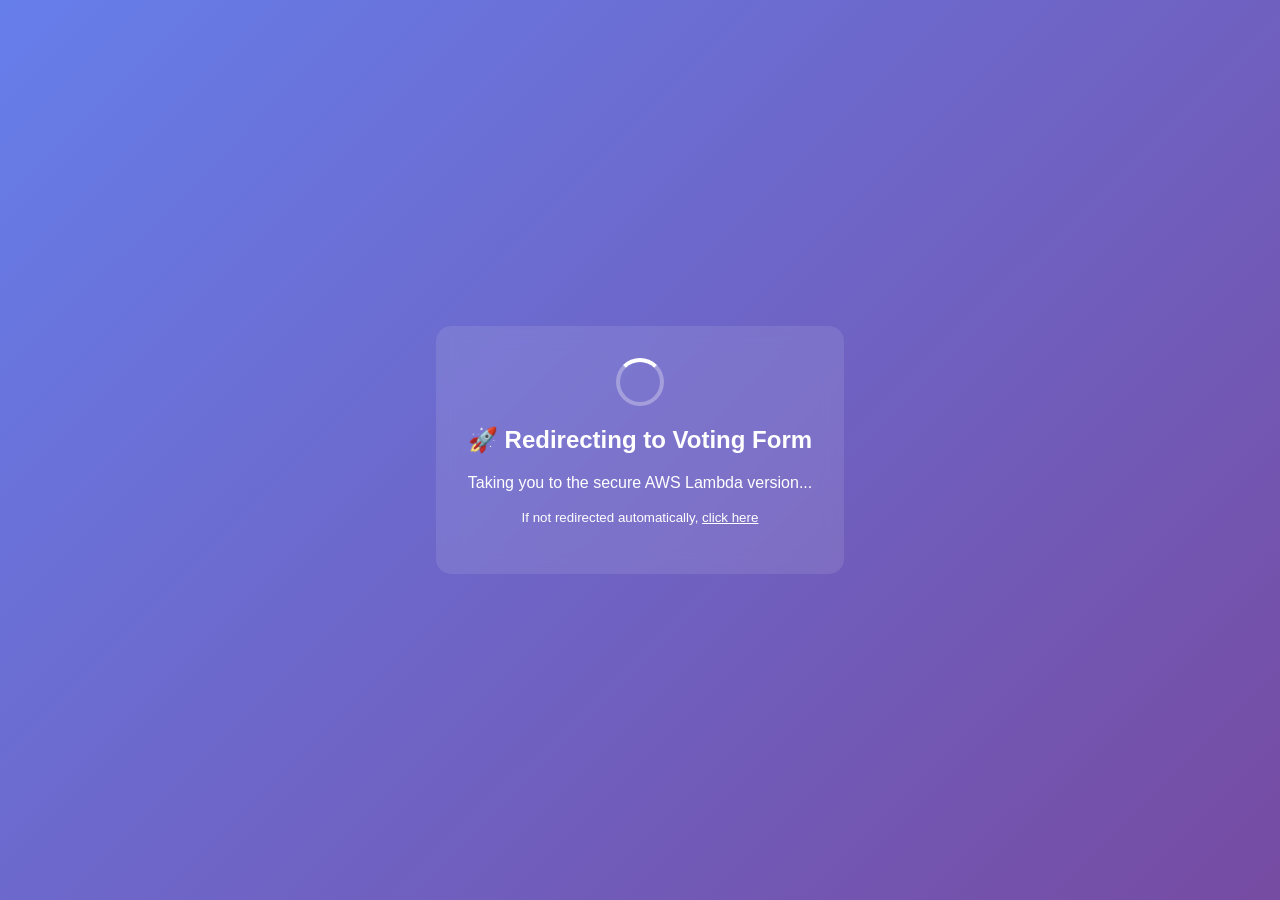
<file: index.html>
<!DOCTYPE html>
<html lang="es">
<head>
    <meta charset="UTF-8">
    <meta name="viewport" content="width=device-width, initial-scale=1.0">
    <title>Redirecting to Voting Form...</title>
    <style>
        body {
            font-family: Arial, sans-serif;
            display: flex;
            justify-content: center;
            align-items: center;
            height: 100vh;
            margin: 0;
            background: linear-gradient(135deg, #667eea 0%, #764ba2 100%);
            color: white;
        }
        .redirect-container {
            text-align: center;
            padding: 2rem;
            background: rgba(255,255,255,0.1);
            border-radius: 15px;
            backdrop-filter: blur(10px);
        }
        .spinner {
            border: 4px solid rgba(255,255,255,0.3);
            border-radius: 50%;
            border-top: 4px solid white;
            width: 40px;
            height: 40px;
            animation: spin 1s linear infinite;
            margin: 0 auto 1rem;
        }
        @keyframes spin {
            0% { transform: rotate(0deg); }
            100% { transform: rotate(360deg); }
        }
    </style>
</head>
<body>
    <div class="redirect-container">
        <div class="spinner"></div>
        <h2>🚀 Redirecting to Voting Form</h2>
        <p>Taking you to the secure AWS Lambda version...</p>
        <p><small>If not redirected automatically, <a href="https://toi9k315te.execute-api.us-east-1.amazonaws.com/prod/" style="color: #fff;">click here</a></small></p>
    </div>

    <script>
        // Redirección inmediata a Lambda
        setTimeout(() => {
            window.location.href = 'https://toi9k315te.execute-api.us-east-1.amazonaws.com/prod/';
        }, 2000); // 2 segundos para mostrar el mensaje
    </script>
</body>
</html>
</file>
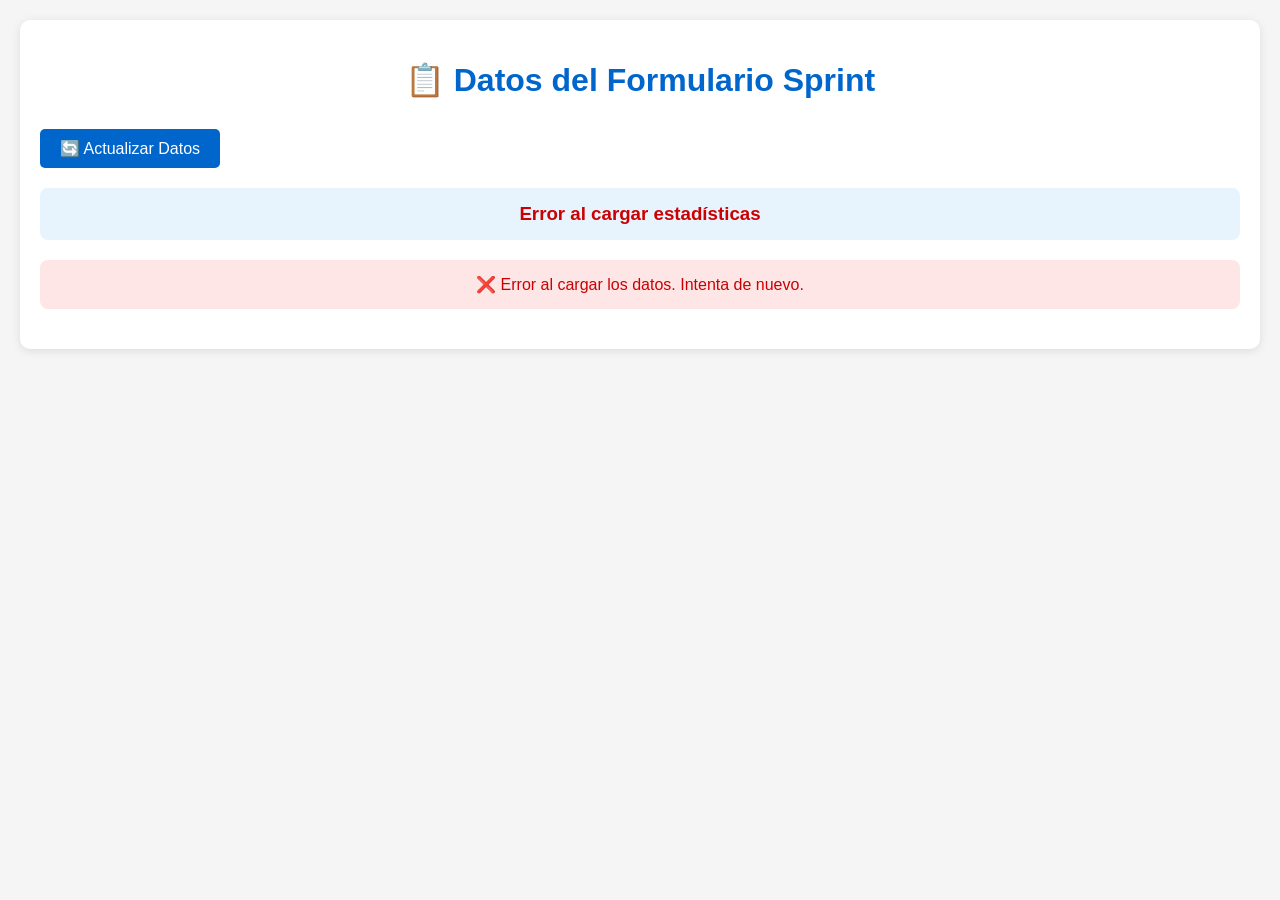
<file: datos.html>
<!DOCTYPE html>
<html lang="en">
<head>
    <meta charset="UTF-8">
    <meta name="viewport" content="width=device-width, initial-scale=1.0">
    <title>Datos del Formulario</title>
    <style>
        body {
            font-family: Arial, sans-serif;
            margin: 20px;
            background-color: #f5f5f5;
        }
        
        .container {
            max-width: 1200px;
            margin: 0 auto;
            background: white;
            padding: 20px;
            border-radius: 10px;
            box-shadow: 0 2px 10px rgba(0,0,0,0.1);
        }
        
        h1 {
            color: #0066cc;
            text-align: center;
            margin-bottom: 30px;
        }
        
        .stats {
            background: #e8f4fd;
            padding: 15px;
            border-radius: 8px;
            margin-bottom: 20px;
            text-align: center;
        }
        
        .stats h3 {
            margin: 0;
            color: #0066cc;
        }
        
        table {
            width: 100%;
            border-collapse: collapse;
            margin-top: 20px;
        }
        
        th {
            background-color: #0066cc;
            color: white;
            padding: 12px;
            text-align: left;
            font-weight: bold;
        }
        
        td {
            padding: 12px;
            border-bottom: 1px solid #ddd;
        }
        
        tr:nth-child(even) {
            background-color: #f9f9f9;
        }
        
        tr:hover {
            background-color: #f0f8ff;
        }
        
        .email {
            font-weight: bold;
            color: #0066cc;
        }
        
        .hours {
            background: #ff9933;
            color: white;
            padding: 4px 8px;
            border-radius: 12px;
            font-size: 12px;
            display: inline-block;
        }
        
        .date {
            color: #666;
            font-size: 14px;
        }
        
        .items {
            font-size: 14px;
            line-height: 1.4;
        }
        
        .item {
            margin: 2px 0;
            padding: 2px 0;
        }
        
        .loading {
            text-align: center;
            padding: 40px;
            color: #666;
        }
        
        .error {
            background: #ffe6e6;
            color: #cc0000;
            padding: 15px;
            border-radius: 8px;
            margin: 20px 0;
            text-align: center;
        }
        
        .refresh-btn {
            background: #0066cc;
            color: white;
            border: none;
            padding: 10px 20px;
            border-radius: 5px;
            cursor: pointer;
            margin-bottom: 20px;
            font-size: 16px;
        }
        
        .refresh-btn:hover {
            background: #0052a3;
        }
        
        .no-data {
            text-align: center;
            padding: 40px;
            color: #666;
            font-style: italic;
        }
    </style>
</head>
<body>
    <div class="container">
        <h1>📋 Datos del Formulario Sprint</h1>
        
        <button class="refresh-btn" onclick="cargarDatos()">🔄 Actualizar Datos</button>
        
        <div class="stats" id="estadisticas">
            <h3>Cargando estadísticas...</h3>
        </div>
        
        <div id="contenido">
            <div class="loading">Cargando datos...</div>
        </div>
    </div>

    <script>
        async function cargarDatos() {
            const contenido = document.getElementById('contenido');
            const estadisticas = document.getElementById('estadisticas');
            
            contenido.innerHTML = '<div class="loading">Cargando datos...</div>';
            estadisticas.innerHTML = '<h3>Cargando estadísticas...</h3>';
            
            try {
                const response = await fetch('https://dubo90gxce.execute-api.us-east-1.amazonaws.com/prod/query');
                const data = await response.json();
                
                if (data.success && data.submissions) {
                    mostrarEstadisticas(data.submissions);
                    mostrarTabla(data.submissions);
                } else {
                    throw new Error('No se pudieron cargar los datos');
                }
            } catch (error) {
                console.error('Error:', error);
                contenido.innerHTML = '<div class="error">❌ Error al cargar los datos. Intenta de nuevo.</div>';
                estadisticas.innerHTML = '<h3 style="color: #cc0000;">Error al cargar estadísticas</h3>';
            }
        }
        
        function mostrarEstadisticas(submissions) {
            const total = submissions.length;
            const totalHoras = submissions.reduce((sum, s) => sum + s.totalHours, 0);
            const promedio = total > 0 ? Math.round(totalHoras / total) : 0;
            
            document.getElementById('estadisticas').innerHTML = `
                <h3>📊 Resumen: ${total} formularios enviados | ${totalHoras} horas totales | ${promedio} horas promedio</h3>
            `;
        }
        
        function mostrarTabla(submissions) {
            const contenido = document.getElementById('contenido');
            
            if (submissions.length === 0) {
                contenido.innerHTML = '<div class="no-data">📭 No hay datos aún</div>';
                return;
            }
            
            let tabla = `
                <table>
                    <thead>
                        <tr>
                            <th>#</th>
                            <th>📧 Email</th>
                            <th>⏱️ Horas</th>
                            <th>📅 Fecha</th>
                            <th>📝 Items Seleccionados</th>
                        </tr>
                    </thead>
                    <tbody>
            `;
            
            submissions.forEach((submission, index) => {
                const fecha = new Date(submission.submittedAt).toLocaleString('es-ES');
                const items = submission.selections.map(item => 
                    `• ${item.questionTitle} (${item.estimatedHours}h)`
                ).join('<br>');
                
                tabla += `
                    <tr>
                        <td>${index + 1}</td>
                        <td class="email">${submission.email}</td>
                        <td><span class="hours">${submission.totalHours}h</span></td>
                        <td class="date">${fecha}</td>
                        <td class="items">${items}</td>
                    </tr>
                `;
            });
            
            tabla += `
                    </tbody>
                </table>
            `;
            
            contenido.innerHTML = tabla;
        }
        
        // Cargar datos cuando se abre la página
        document.addEventListener('DOMContentLoaded', cargarDatos);
        
        // Auto-actualizar cada 2 minutos
        setInterval(cargarDatos, 120000);
    </script>
</body>
</html>
</file>
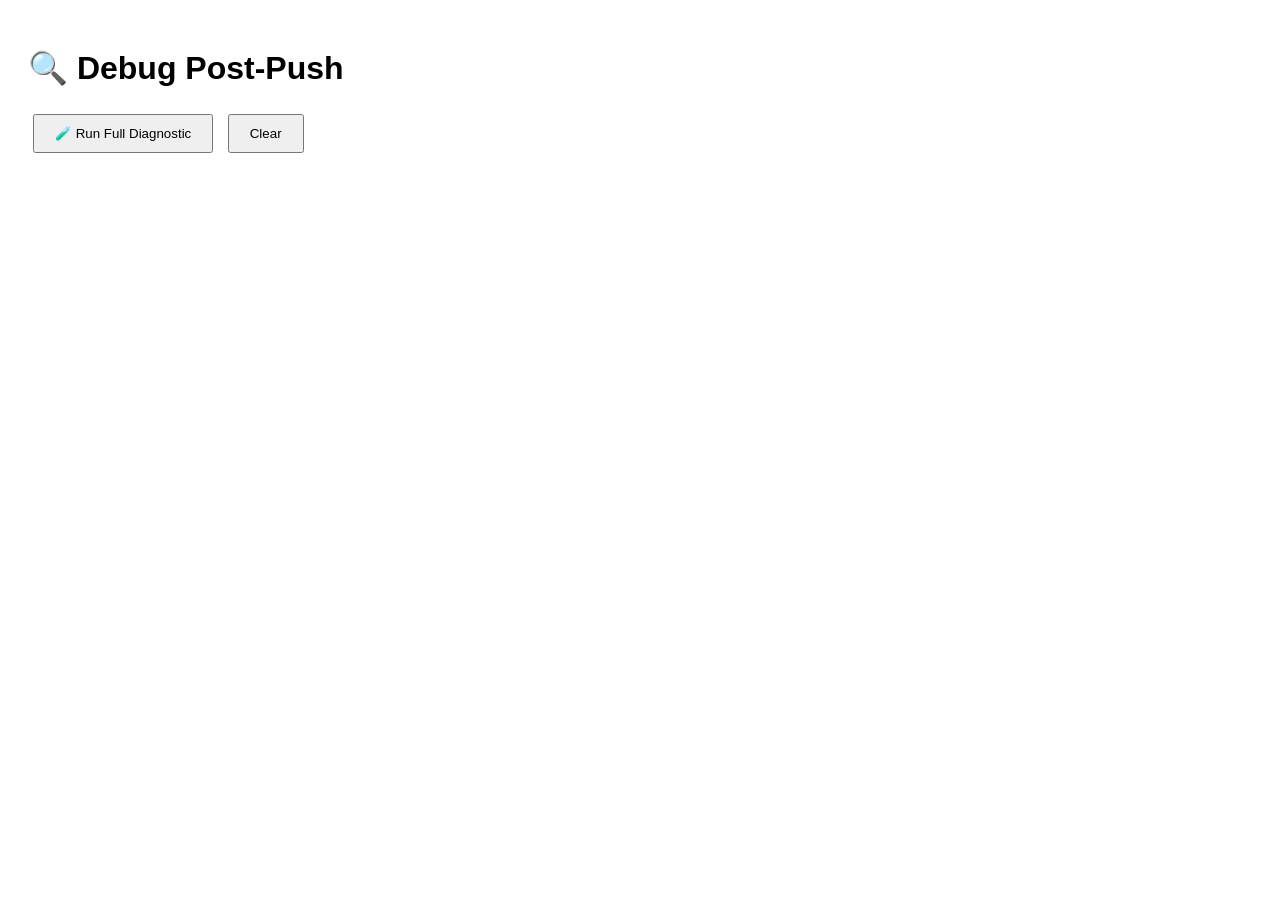
<file: debug-post-push.html>
<!DOCTYPE html>
<html lang="en">
<head>
    <meta charset="UTF-8">
    <meta name="viewport" content="width=device-width, initial-scale=1.0">
    <title>Debug Post-Push</title>
    <style>
        body { font-family: Arial, sans-serif; padding: 20px; }
        .result { margin: 10px 0; padding: 10px; border-radius: 4px; }
        .success { background: #d4edda; color: #155724; }
        .error { background: #f8d7da; color: #721c24; }
        .info { background: #d1ecf1; color: #0c5460; }
        .warning { background: #fff3cd; color: #856404; }
        button { padding: 10px 20px; margin: 5px; }
        pre { background: #f8f9fa; padding: 10px; border-radius: 4px; overflow-x: auto; }
    </style>
</head>
<body>
    <h1>🔍 Debug Post-Push</h1>
    
    <button onclick="runFullDiagnostic()">🧪 Run Full Diagnostic</button>
    <button onclick="clearResults()">Clear</button>
    
    <div id="results"></div>

    <script>
        function addResult(message, type = 'info') {
            const results = document.getElementById('results');
            const div = document.createElement('div');
            div.className = `result ${type}`;
            div.innerHTML = `[${new Date().toLocaleTimeString()}] ${message}`;
            results.appendChild(div);
            results.scrollTop = results.scrollHeight;
        }

        function clearResults() {
            document.getElementById('results').innerHTML = '';
        }

        async function runFullDiagnostic() {
            addResult('🔍 Starting full diagnostic...', 'info');
            
            try {
                // Test 1: Check if config.js loads
                addResult('📋 Test 1: Loading config.js...', 'info');
                try {
                    const configResponse = await fetch('config.js');
                    if (configResponse.ok) {
                        const configText = await configResponse.text();
                        addResult(`✅ config.js loaded (${configText.length} chars)`, 'success');
                        
                        // Execute config.js
                        eval(configText);
                        if (window.CONFIG) {
                            addResult('✅ CONFIG object created', 'success');
                            addResult(`📡 API URL: ${window.CONFIG.AWS.API_BASE_URL}`, 'info');
                        } else {
                            addResult('❌ CONFIG object not found after loading', 'error');
                        }
                    } else {
                        addResult(`❌ config.js failed to load: ${configResponse.status}`, 'error');
                    }
                } catch (error) {
                    addResult(`❌ config.js error: ${error.message}`, 'error');
                }

                // Test 2: Check if aws-integration.js loads
                addResult('📋 Test 2: Loading aws-integration.js...', 'info');
                try {
                    const awsResponse = await fetch('src/scripts/aws-integration.js');
                    if (awsResponse.ok) {
                        const awsText = await awsResponse.text();
                        addResult(`✅ aws-integration.js loaded (${awsText.length} chars)`, 'success');
                        
                        // Execute aws-integration.js
                        eval(awsText);
                        if (window.AWSIntegration) {
                            addResult('✅ AWSIntegration object created', 'success');
                            addResult(`🔧 Available functions: ${Object.keys(window.AWSIntegration).join(', ')}`, 'info');
                        } else {
                            addResult('❌ AWSIntegration object not found after loading', 'error');
                        }
                    } else {
                        addResult(`❌ aws-integration.js failed to load: ${awsResponse.status}`, 'error');
                    }
                } catch (error) {
                    addResult(`❌ aws-integration.js error: ${error.message}`, 'error');
                }

                // Test 3: Test AWS connection
                if (window.AWSIntegration && window.AWSIntegration.testAWSConnection) {
                    addResult('📋 Test 3: Testing AWS connection...', 'info');
                    try {
                        const connectionResult = await window.AWSIntegration.testAWSConnection();
                        if (connectionResult) {
                            addResult('✅ AWS connection test PASSED', 'success');
                        } else {
                            addResult('❌ AWS connection test FAILED', 'error');
                        }
                    } catch (error) {
                        addResult(`❌ AWS connection error: ${error.message}`, 'error');
                    }
                } else {
                    addResult('⚠️ Cannot test AWS connection - function not available', 'warning');
                }

                // Test 4: Direct API test
                addResult('📋 Test 4: Direct API test...', 'info');
                try {
                    const testData = {
                        email: 'debug-post-push@foundever.com',
                        selectedItems: [
                            {
                                id: 'debug-test',
                                title: 'Debug Post-Push Test',
                                estimatedHours: 2
                            }
                        ],
                        totalHours: 2,
                        submissionDate: new Date().toISOString(),
                        sprintNumber: 23,
                        summary: {
                            totalItems: 1,
                            itemsWithTBD: 0,
                            capacityUsed: 1,
                            remainingCapacity: 258,
                            isOverCapacity: false
                        },
                        metadata: {
                            userAgent: navigator.userAgent,
                            timestamp: new Date().toISOString(),
                            formVersion: '1.0.0',
                            testConnection: true
                        }
                    };

                    const apiResponse = await fetch('https://dubo90gxce.execute-api.us-east-1.amazonaws.com/prod/submit', {
                        method: 'POST',
                        headers: {
                            'Content-Type': 'application/json',
                        },
                        body: JSON.stringify(testData)
                    });

                    if (apiResponse.ok) {
                        const result = await apiResponse.json();
                        addResult(`✅ Direct API test PASSED - ID: ${result.id}`, 'success');
                        addResult(`<pre>${JSON.stringify(result, null, 2)}</pre>`, 'info');
                    } else {
                        const errorText = await apiResponse.text();
                        addResult(`❌ Direct API test FAILED: ${apiResponse.status}`, 'error');
                        addResult(`Error: ${errorText}`, 'error');
                    }
                } catch (error) {
                    addResult(`❌ Direct API error: ${error.message}`, 'error');
                }

                addResult('🎉 Diagnostic complete!', 'info');

            } catch (error) {
                addResult(`❌ Diagnostic error: ${error.message}`, 'error');
                console.error('Full diagnostic error:', error);
            }
        }
    </script>
</body>
</html>
</file>
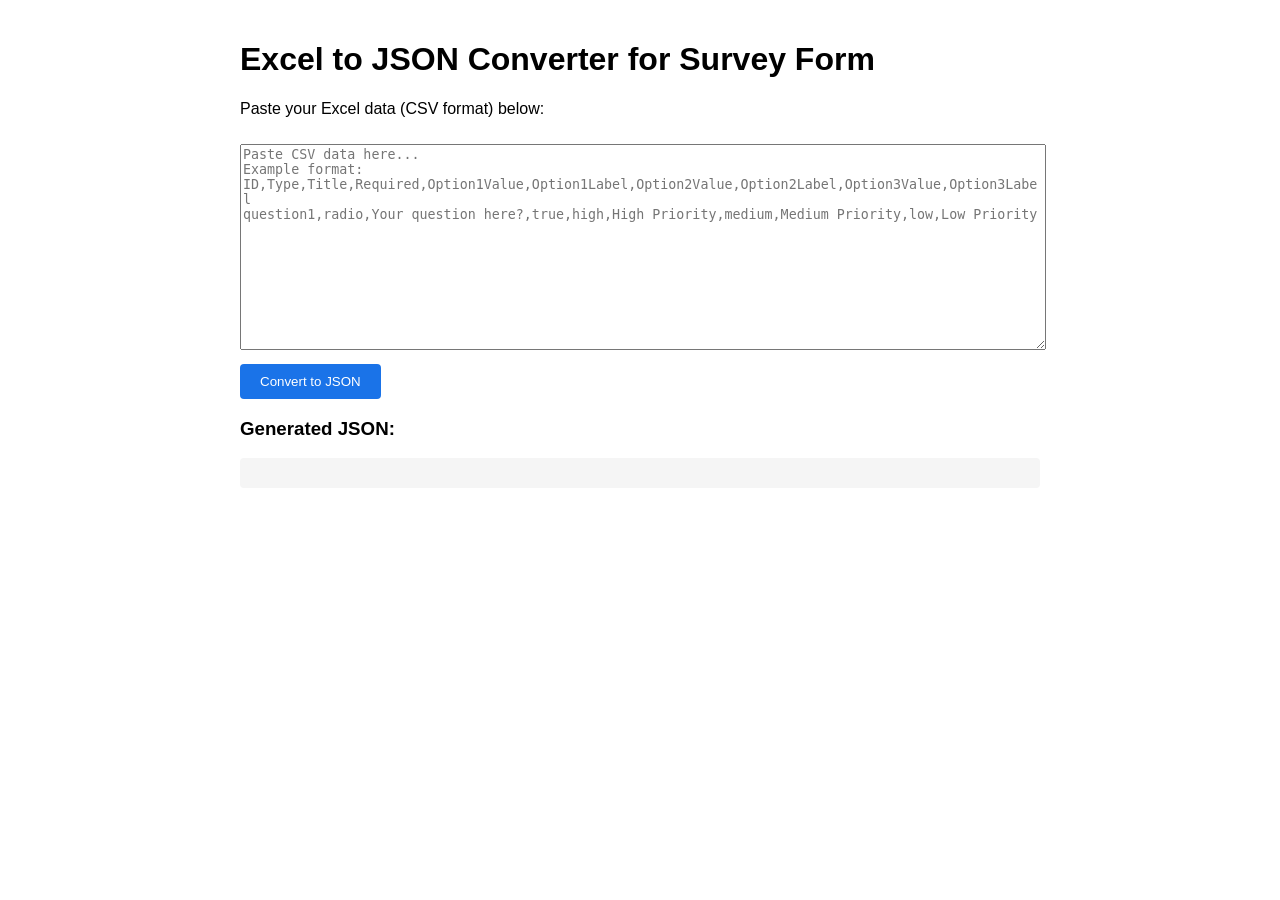
<file: excel-to-json-converter.html>
<!DOCTYPE html>
<html lang="en">
<head>
    <meta charset="UTF-8">
    <meta name="viewport" content="width=device-width, initial-scale=1.0">
    <title>Excel to JSON Converter</title>
    <style>
        body { font-family: Arial, sans-serif; max-width: 800px; margin: 0 auto; padding: 20px; }
        textarea { width: 100%; height: 200px; margin: 10px 0; }
        button { background: #1a73e8; color: white; border: none; padding: 10px 20px; border-radius: 4px; cursor: pointer; }
        .output { background: #f5f5f5; padding: 15px; border-radius: 4px; white-space: pre-wrap; }
    </style>
</head>
<body>
    <h1>Excel to JSON Converter for Survey Form</h1>
    <p>Paste your Excel data (CSV format) below:</p>
    
    <textarea id="csvInput" placeholder="Paste CSV data here...
Example format:
ID,Type,Title,Required,Option1Value,Option1Label,Option2Value,Option2Label,Option3Value,Option3Label
question1,radio,Your question here?,true,high,High Priority,medium,Medium Priority,low,Low Priority"></textarea>
    
    <button onclick="convertToJSON()">Convert to JSON</button>
    
    <h3>Generated JSON:</h3>
    <div id="output" class="output"></div>
    
    <script>
        function convertToJSON() {
            const csv = document.getElementById('csvInput').value;
            const lines = csv.trim().split('\n');
            const headers = lines[0].split(',');
            
            const questions = [];
            
            for (let i = 1; i < lines.length; i++) {
                const values = lines[i].split(',');
                const question = {
                    id: values[0],
                    type: values[1],
                    title: values[2],
                    required: values[3] === 'true'
                };
                
                if (question.type === 'radio') {
                    question.options = [];
                    for (let j = 4; j < values.length; j += 2) {
                        if (values[j] && values[j + 1]) {
                            question.options.push({
                                value: values[j],
                                label: values[j + 1]
                            });
                        }
                    }
                }
                
                questions.push(question);
            }
            
            const result = {
                formTitle: "Sprint Prioritization for Sprint 22",
                subtitle: "Hi, Victor. When you submit this form, the owner will see your name and email address.",
                questions: questions
            };
            
            document.getElementById('output').textContent = JSON.stringify(result, null, 2);
        }
    </script>
</body>
</html>
</file>
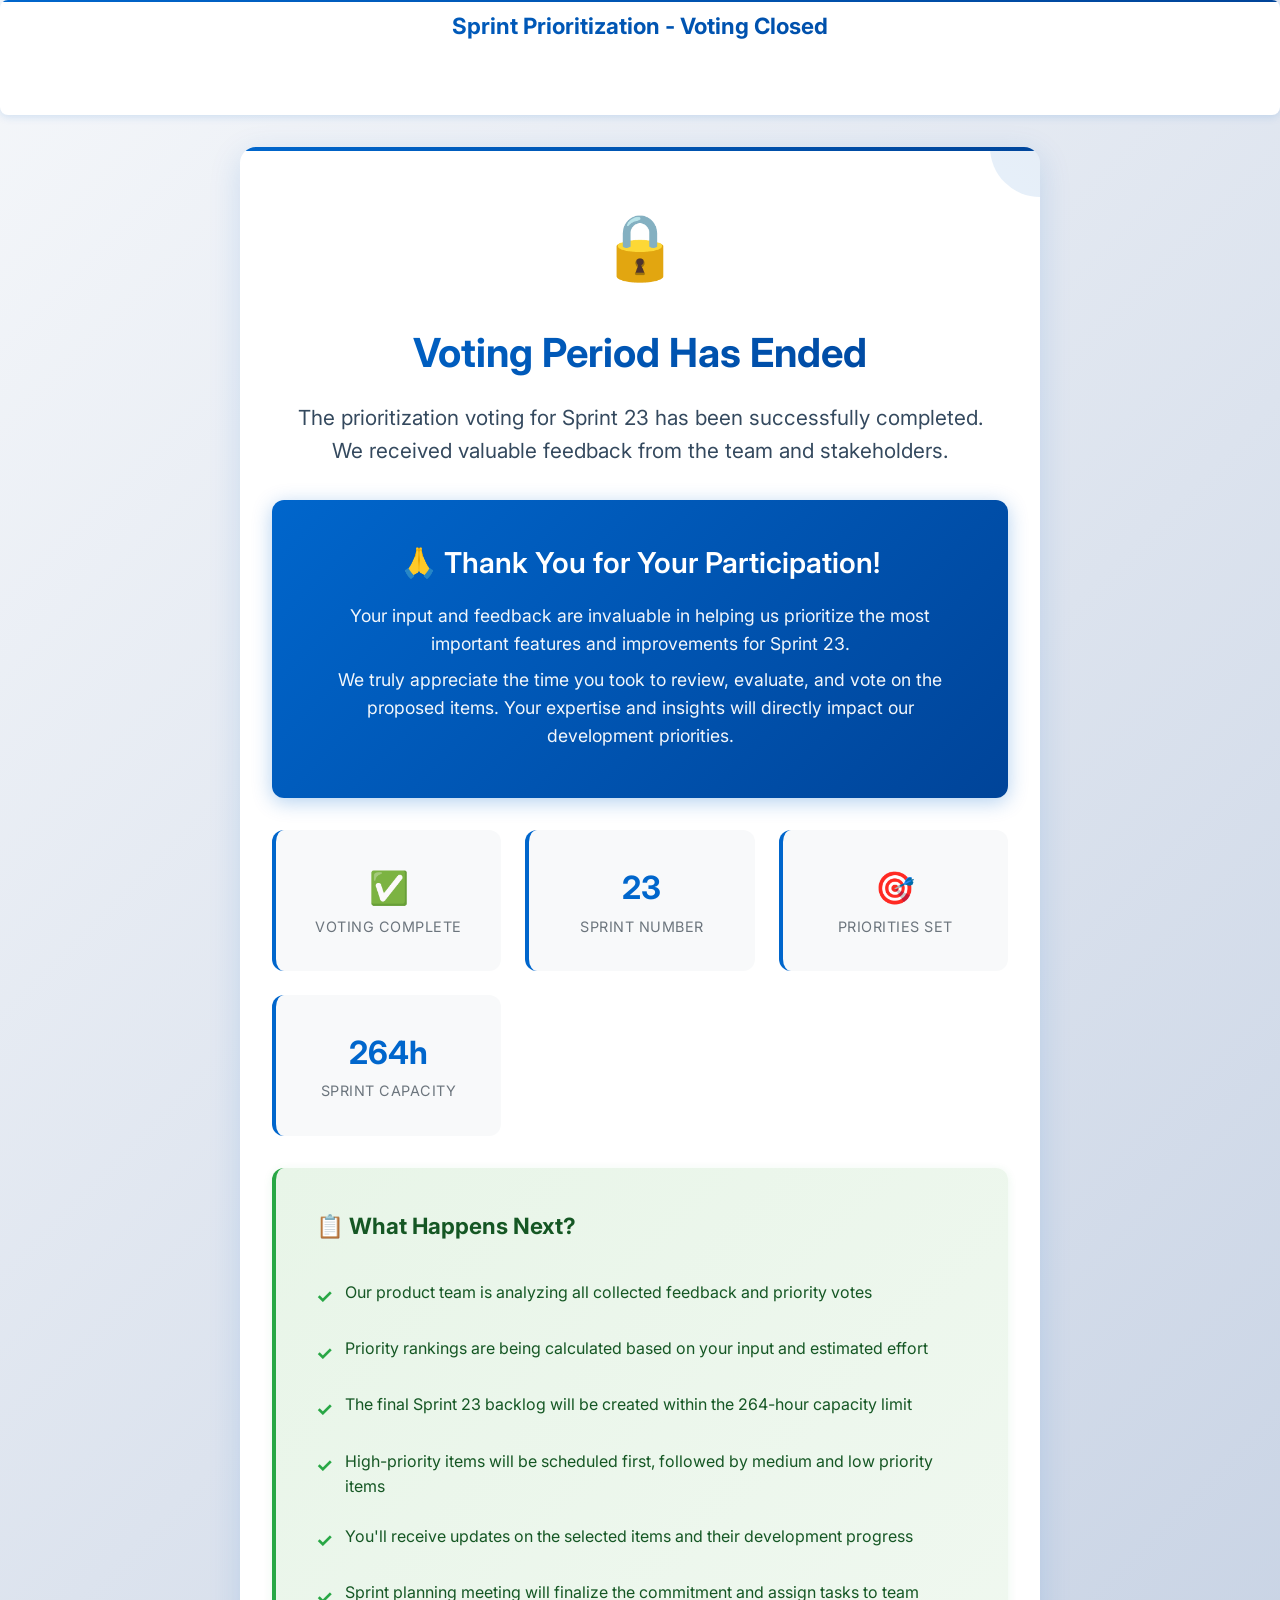
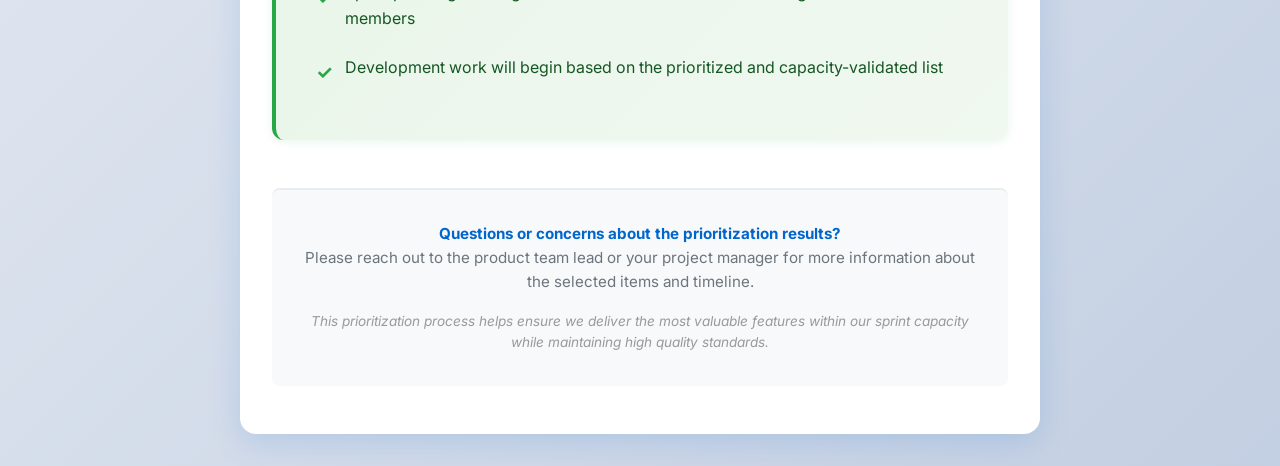
<file: index-closed-backup.html>
<!DOCTYPE html>
<html lang="en">
<head>
    <meta charset="UTF-8">
    <meta name="viewport" content="width=device-width, initial-scale=1.0">
    <title>Voting Closed - Foundever Sprint Prioritization</title>
    <link rel="stylesheet" href="src/styles/style.css">
    <link rel="stylesheet" href="src/styles/foundever-theme.css">
    <link rel="preconnect" href="https://fonts.googleapis.com">
    <link rel="preconnect" href="https://fonts.gstatic.com" crossorigin>
    <link href="https://fonts.googleapis.com/css2?family=Inter:wght@400;500;600;700&display=swap" rel="stylesheet">
    <style>
        .closed-container {
            max-width: 800px;
            margin: 2rem auto;
            padding: 3rem 2rem;
            background: white;
            border-radius: 16px;
            box-shadow: 0 8px 32px rgba(0, 102, 204, 0.15);
            text-align: center;
            position: relative;
            overflow: hidden;
        }

        .closed-container::before {
            content: '';
            position: absolute;
            top: 0;
            left: 0;
            right: 0;
            height: 4px;
            background: linear-gradient(90deg, var(--foundever-primary) 0%, var(--foundever-secondary) 100%);
        }

        .closed-icon {
            font-size: 4rem;
            color: #e74c3c;
            margin-bottom: 1.5rem;
            display: block;
            animation: pulse 2s infinite;
        }

        @keyframes pulse {
            0%, 100% { transform: scale(1); }
            50% { transform: scale(1.1); }
        }

        .closed-title {
            font-size: 2.5rem;
            font-weight: 700;
            color: #2c3e50;
            margin-bottom: 1rem;
            background: linear-gradient(135deg, var(--foundever-primary) 0%, var(--foundever-secondary) 100%);
            -webkit-background-clip: text;
            -webkit-text-fill-color: transparent;
            background-clip: text;
        }

        .closed-subtitle {
            font-size: 1.3rem;
            color: #34495e;
            margin-bottom: 2rem;
            line-height: 1.6;
        }

        .thank-you-message {
            background: linear-gradient(135deg, var(--foundever-primary) 0%, var(--foundever-secondary) 100%);
            color: white;
            padding: 2.5rem;
            border-radius: 12px;
            margin: 2rem 0;
            box-shadow: 0 4px 20px rgba(0, 102, 204, 0.3);
        }

        .thank-you-message h2 {
            font-size: 1.8rem;
            margin-bottom: 1rem;
            font-weight: 600;
        }

        .thank-you-message p {
            font-size: 1.1rem;
            line-height: 1.6;
            margin: 0.5rem 0;
            opacity: 0.95;
        }

        .stats-section {
            display: grid;
            grid-template-columns: repeat(auto-fit, minmax(200px, 1fr));
            gap: 1.5rem;
            margin: 2rem 0;
        }

        .stat-card {
            background: #f8f9fa;
            padding: 2rem 1.5rem;
            border-radius: 12px;
            border-left: 4px solid var(--foundever-primary);
            transition: transform 0.3s ease, box-shadow 0.3s ease;
        }

        .stat-card:hover {
            transform: translateY(-2px);
            box-shadow: 0 4px 15px rgba(0, 102, 204, 0.2);
        }

        .stat-number {
            font-size: 2rem;
            font-weight: 700;
            color: var(--foundever-primary);
            display: block;
        }

        .stat-label {
            font-size: 0.9rem;
            color: #6c757d;
            text-transform: uppercase;
            letter-spacing: 0.5px;
            margin-top: 0.5rem;
        }

        .next-steps {
            background: linear-gradient(135deg, #e8f5e8 0%, #f0f8f0 100%);
            padding: 2.5rem;
            border-radius: 12px;
            border-left: 4px solid #28a745;
            text-align: left;
            margin: 2rem 0;
            box-shadow: 0 2px 10px rgba(40, 167, 69, 0.1);
        }

        .next-steps h3 {
            color: #155724;
            font-size: 1.4rem;
            margin-bottom: 1.5rem;
            display: flex;
            align-items: center;
            gap: 0.5rem;
        }

        .next-steps ul {
            list-style: none;
            padding: 0;
        }

        .next-steps li {
            padding: 0.75rem 0;
            color: #155724;
            display: flex;
            align-items: flex-start;
            gap: 0.75rem;
        }

        .next-steps li::before {
            content: "✓";
            color: #28a745;
            font-weight: bold;
            font-size: 1.2rem;
            flex-shrink: 0;
            margin-top: 0.1rem;
        }

        .contact-section {
            margin-top: 3rem;
            padding-top: 2rem;
            border-top: 2px solid #e9ecef;
            background: #f8f9fa;
            border-radius: 8px;
            padding: 2rem;
        }

        .contact-section p {
            color: #6c757d;
            font-size: 0.95rem;
            margin: 0;
            line-height: 1.6;
        }

        .contact-section strong {
            color: var(--foundever-primary);
        }

        .floating-decoration {
            position: absolute;
            top: -50px;
            right: -50px;
            width: 100px;
            height: 100px;
            background: linear-gradient(45deg, var(--foundever-primary), var(--foundever-secondary));
            border-radius: 50%;
            opacity: 0.1;
            animation: float 6s ease-in-out infinite;
        }

        @keyframes float {
            0%, 100% { transform: translateY(0px) rotate(0deg); }
            50% { transform: translateY(-20px) rotate(180deg); }
        }

        @media (max-width: 768px) {
            .closed-container {
                margin: 1rem;
                padding: 2rem 1.5rem;
            }

            .closed-title {
                font-size: 2rem;
            }

            .closed-subtitle {
                font-size: 1.1rem;
            }

            .stats-section {
                grid-template-columns: 1fr;
                gap: 1rem;
            }

            .thank-you-message {
                padding: 2rem;
            }

            .next-steps {
                padding: 2rem;
            }
        }
    </style>
</head>
<body>
    <div class="form-header">
        <h1 id="form-title" style="text-align: center; width: 100%; margin: 0 auto;">Sprint Prioritization - Voting Closed</h1>
        <div class="form-description" style="margin: 16px auto 0 auto; max-width: 600px;">
            <p style="color: white; font-size: 14px; line-height: 1.5; text-align: justify;">
                Thank you for participating in our sprint prioritization process. The voting period has now ended and we are processing all responses.
            </p>
        </div>
    </div>

    <div class="closed-container">
        <div class="floating-decoration"></div>
        
        <span class="closed-icon">🔒</span>
        
        <h1 class="closed-title">Voting Period Has Ended</h1>
        
        <p class="closed-subtitle">
            The prioritization voting for Sprint 23 has been successfully completed.<br>
            We received valuable feedback from the team and stakeholders.
        </p>

        <div class="thank-you-message">
            <h2>🙏 Thank You for Your Participation!</h2>
            <p>Your input and feedback are invaluable in helping us prioritize the most important features and improvements for Sprint 23.</p>
            <p>We truly appreciate the time you took to review, evaluate, and vote on the proposed items. Your expertise and insights will directly impact our development priorities.</p>
        </div>

        <div class="stats-section">
            <div class="stat-card">
                <span class="stat-number">✅</span>
                <span class="stat-label">Voting Complete</span>
            </div>
            <div class="stat-card">
                <span class="stat-number">23</span>
                <span class="stat-label">Sprint Number</span>
            </div>
            <div class="stat-card">
                <span class="stat-number">🎯</span>
                <span class="stat-label">Priorities Set</span>
            </div>
            <div class="stat-card">
                <span class="stat-number">264h</span>
                <span class="stat-label">Sprint Capacity</span>
            </div>
        </div>

        <div class="next-steps">
            <h3>📋 What Happens Next?</h3>
            <ul>
                <li>Our product team is analyzing all collected feedback and priority votes</li>
                <li>Priority rankings are being calculated based on your input and estimated effort</li>
                <li>The final Sprint 23 backlog will be created within the 264-hour capacity limit</li>
                <li>High-priority items will be scheduled first, followed by medium and low priority items</li>
                <li>You'll receive updates on the selected items and their development progress</li>
                <li>Sprint planning meeting will finalize the commitment and assign tasks to team members</li>
                <li>Development work will begin based on the prioritized and capacity-validated list</li>
            </ul>
        </div>

        <div class="contact-section">
            <p>
                <strong>Questions or concerns about the prioritization results?</strong><br>
                Please reach out to the product team lead or your project manager for more information about the selected items and timeline.
            </p>
            <p style="margin-top: 1rem; font-size: 0.85rem; color: #999;">
                <em>This prioritization process helps ensure we deliver the most valuable features within our sprint capacity while maintaining high quality standards.</em>
            </p>
        </div>
    </div>
</body>
</html>
</file>
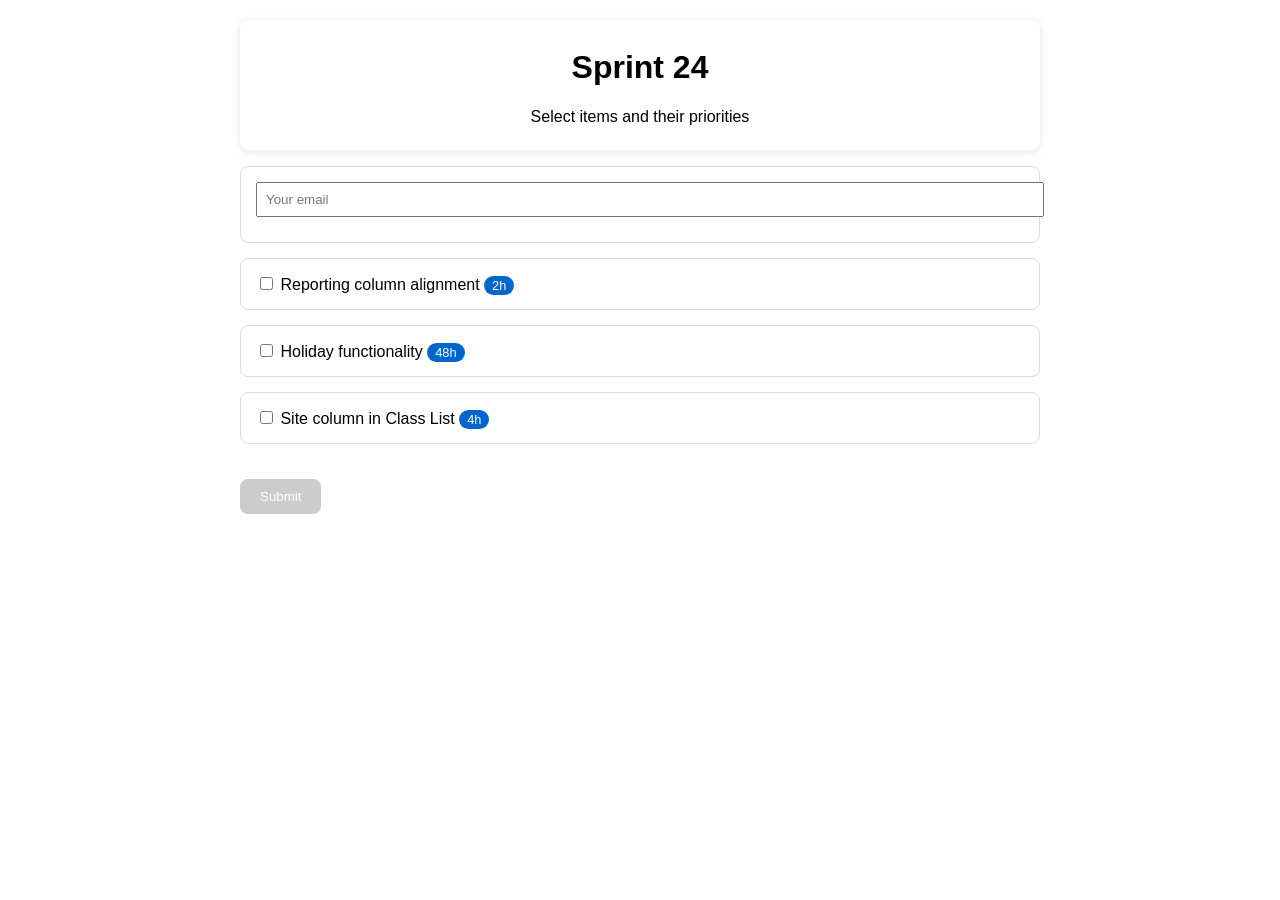
<file: index-simple.html>
<!DOCTYPE html>
<html lang="en">
<head>
    <meta charset="UTF-8">
    <meta name="viewport" content="width=device-width, initial-scale=1.0">
    <title>Sprint 24 - Simple</title>
    <style>
        body { font-family: Arial, sans-serif; max-width: 800px; margin: 0 auto; padding: 20px; }
        .header { text-align: center; background: white; padding: 0.5rem; border-radius: 8px; box-shadow: 0 2px 8px rgba(0,0,0,0.1); margin-bottom: 1rem; }
        .question { margin: 15px 0; padding: 15px; border: 1px solid #ddd; border-radius: 8px; }
        .priority-select { margin-left: 10px; padding: 5px; display: none; }
        .hours-badge { background: #0066cc; color: white; padding: 2px 8px; border-radius: 12px; font-size: 0.8rem; }
        .submit-btn { background: #0066cc; color: white; padding: 10px 20px; border: none; border-radius: 8px; cursor: pointer; margin: 20px 0; }
        .submit-btn:disabled { background: #ccc; cursor: not-allowed; }
    </style>
</head>
<body>
    <div class="header">
        <h1>Sprint 24</h1>
        <p>Select items and their priorities</p>
    </div>
    
    <form id="simple-form">
        <div class="question">
            <label>
                <input type="email" placeholder="Your email" required style="width: 100%; padding: 8px; margin-bottom: 10px;">
            </label>
        </div>
        
        <div class="question">
            <label>
                <input type="checkbox" id="q1" onchange="togglePriority('q1')">
                Reporting column alignment <span class="hours-badge">2h</span>
            </label>
            <select id="priority_q1" class="priority-select" onchange="updateSubmit()">
                <option value="">Select Priority</option>
                <option value="high">High</option>
                <option value="medium">Medium</option>
                <option value="low">Low</option>
            </select>
        </div>
        
        <div class="question">
            <label>
                <input type="checkbox" id="q2" onchange="togglePriority('q2')">
                Holiday functionality <span class="hours-badge">48h</span>
            </label>
            <select id="priority_q2" class="priority-select" onchange="updateSubmit()">
                <option value="">Select Priority</option>
                <option value="high">High</option>
                <option value="medium">Medium</option>
                <option value="low">Low</option>
            </select>
        </div>
        
        <div class="question">
            <label>
                <input type="checkbox" id="q3" onchange="togglePriority('q3')">
                Site column in Class List <span class="hours-badge">4h</span>
            </label>
            <select id="priority_q3" class="priority-select" onchange="updateSubmit()">
                <option value="">Select Priority</option>
                <option value="high">High</option>
                <option value="medium">Medium</option>
                <option value="low">Low</option>
            </select>
        </div>
        
        <button type="submit" class="submit-btn" id="submit-btn" disabled>Submit</button>
    </form>
    
    <script>
        function togglePriority(questionId) {
            const checkbox = document.getElementById(questionId);
            const prioritySelect = document.getElementById('priority_' + questionId);
            
            if (checkbox.checked) {
                prioritySelect.style.display = 'inline-block';
            } else {
                prioritySelect.style.display = 'none';
                prioritySelect.value = '';
            }
            updateSubmit();
        }
        
        function updateSubmit() {
            const email = document.querySelector('input[type="email"]').value;
            const checkboxes = document.querySelectorAll('input[type="checkbox"]:checked');
            const submitBtn = document.getElementById('submit-btn');
            
            let allHavePriorities = true;
            checkboxes.forEach(cb => {
                const priority = document.getElementById('priority_' + cb.id).value;
                if (!priority) allHavePriorities = false;
            });
            
            submitBtn.disabled = !email || checkboxes.length === 0 || !allHavePriorities;
        }
        
        document.getElementById('simple-form').addEventListener('submit', function(e) {
            e.preventDefault();
            alert('Form submitted! (This is just a test)');
        });
        
        document.querySelector('input[type="email"]').addEventListener('input', updateSubmit);
    </script>
</body>
</html>
</file>
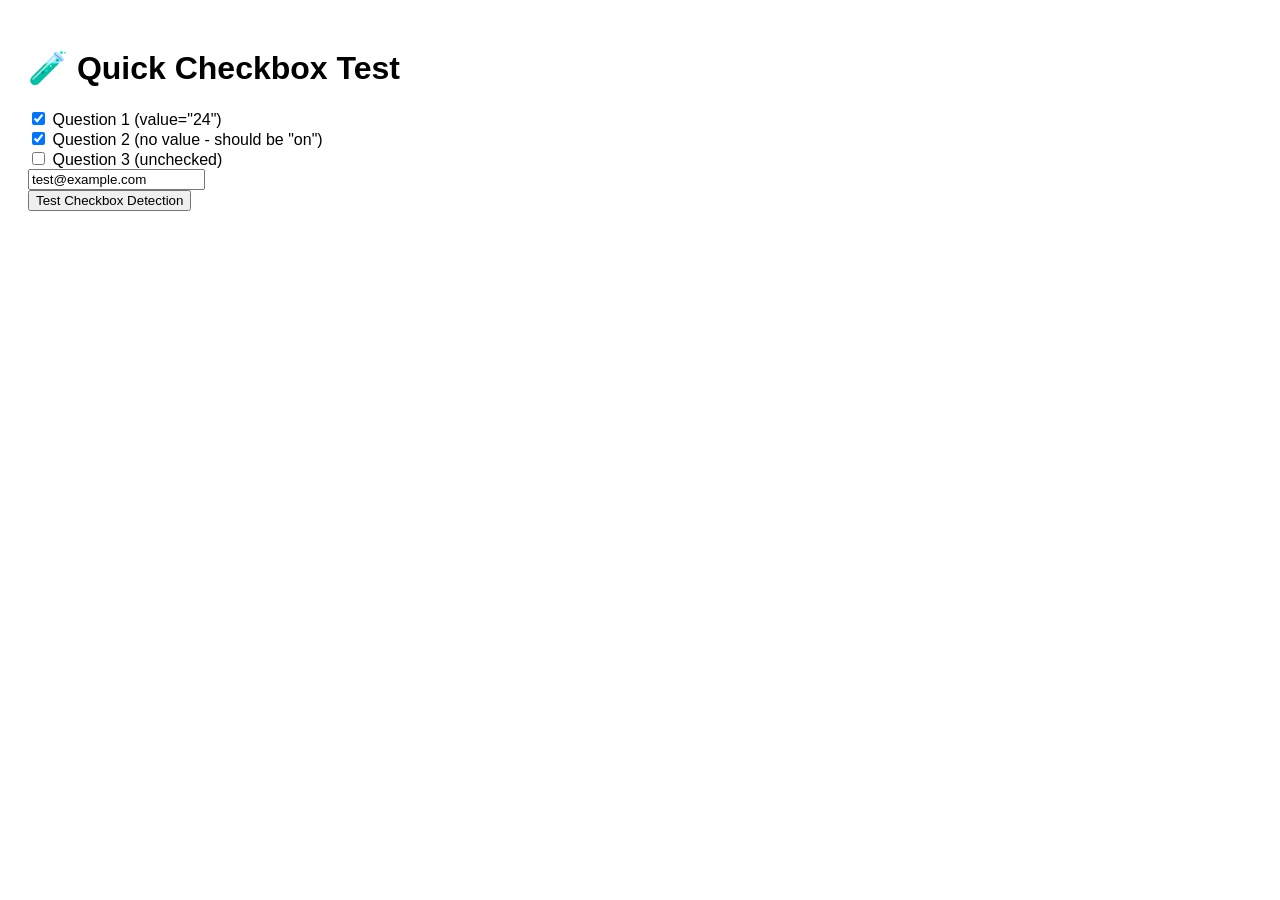
<file: quick-checkbox-test.html>
<!DOCTYPE html>
<html lang="en">
<head>
    <meta charset="UTF-8">
    <meta name="viewport" content="width=device-width, initial-scale=1.0">
    <title>Quick Checkbox Test</title>
    <style>
        body { font-family: Arial, sans-serif; padding: 20px; }
        .result { margin: 10px 0; padding: 10px; border-radius: 4px; }
        .success { background: #d4edda; color: #155724; }
        .error { background: #f8d7da; color: #721c24; }
        .info { background: #d1ecf1; color: #0c5460; }
    </style>
</head>
<body>
    <h1>🧪 Quick Checkbox Test</h1>
    
    <form id="test-form">
        <label><input type="checkbox" name="question1" value="24" checked> Question 1 (value="24")</label><br>
        <label><input type="checkbox" name="question2" checked> Question 2 (no value - should be "on")</label><br>
        <label><input type="checkbox" name="question3" value="8"> Question 3 (unchecked)</label><br>
        <input type="email" name="email" value="test@example.com">
    </form>
    
    <button onclick="testCheckboxDetection()">Test Checkbox Detection</button>
    
    <div id="results"></div>

    <script src="config.js"></script>
    <script src="src/scripts/aws-integration.js"></script>
    <script>
        function addResult(message, type = 'info') {
            const results = document.getElementById('results');
            const div = document.createElement('div');
            div.className = `result ${type}`;
            div.innerHTML = message;
            results.appendChild(div);
        }

        function testCheckboxDetection() {
            const form = document.getElementById('test-form');
            const formData = new FormData(form);
            
            addResult('<h3>🔍 FormData Analysis:</h3>', 'info');
            
            for (let [key, value] of formData.entries()) {
                addResult(`${key}: "${value}"`, 'info');
            }
            
            // Test the detection logic
            addResult('<h3>🧪 Detection Logic Test:</h3>', 'info');
            
            ['question1', 'question2', 'question3'].forEach(questionId => {
                const checkboxValue = formData.get(questionId);
                const isSelected = checkboxValue !== null && checkboxValue !== '';
                
                addResult(`${questionId}: value="${checkboxValue}" → ${isSelected ? '✅ SELECTED' : '❌ NOT SELECTED'}`, 
                         isSelected ? 'success' : 'error');
            });
            
            // Test with mock questions
            const mockQuestions = [
                { id: 'question1', type: 'checkbox', title: 'Question 1', estimatedHours: 24 },
                { id: 'question2', type: 'checkbox', title: 'Question 2', estimatedHours: 8 },
                { id: 'question3', type: 'checkbox', title: 'Question 3', estimatedHours: 4 }
            ];
            
            addResult('<h3>🚀 prepareFormDataForAWS Test:</h3>', 'info');
            
            try {
                const awsData = window.AWSIntegration.prepareFormDataForAWS(formData, mockQuestions);
                addResult(`✅ selectedItems: ${awsData.selectedItems.length} items`, 
                         awsData.selectedItems.length > 0 ? 'success' : 'error');
                addResult(`✅ totalHours: ${awsData.totalHours}h`, 'success');
                addResult(`✅ email: ${awsData.email}`, 'success');
                
                awsData.selectedItems.forEach(item => {
                    addResult(`   - ${item.title}: ${item.estimatedHours}h`, 'info');
                });
                
            } catch (error) {
                addResult(`❌ Error: ${error.message}`, 'error');
            }
        }
    </script>
</body>
</html>
</file>
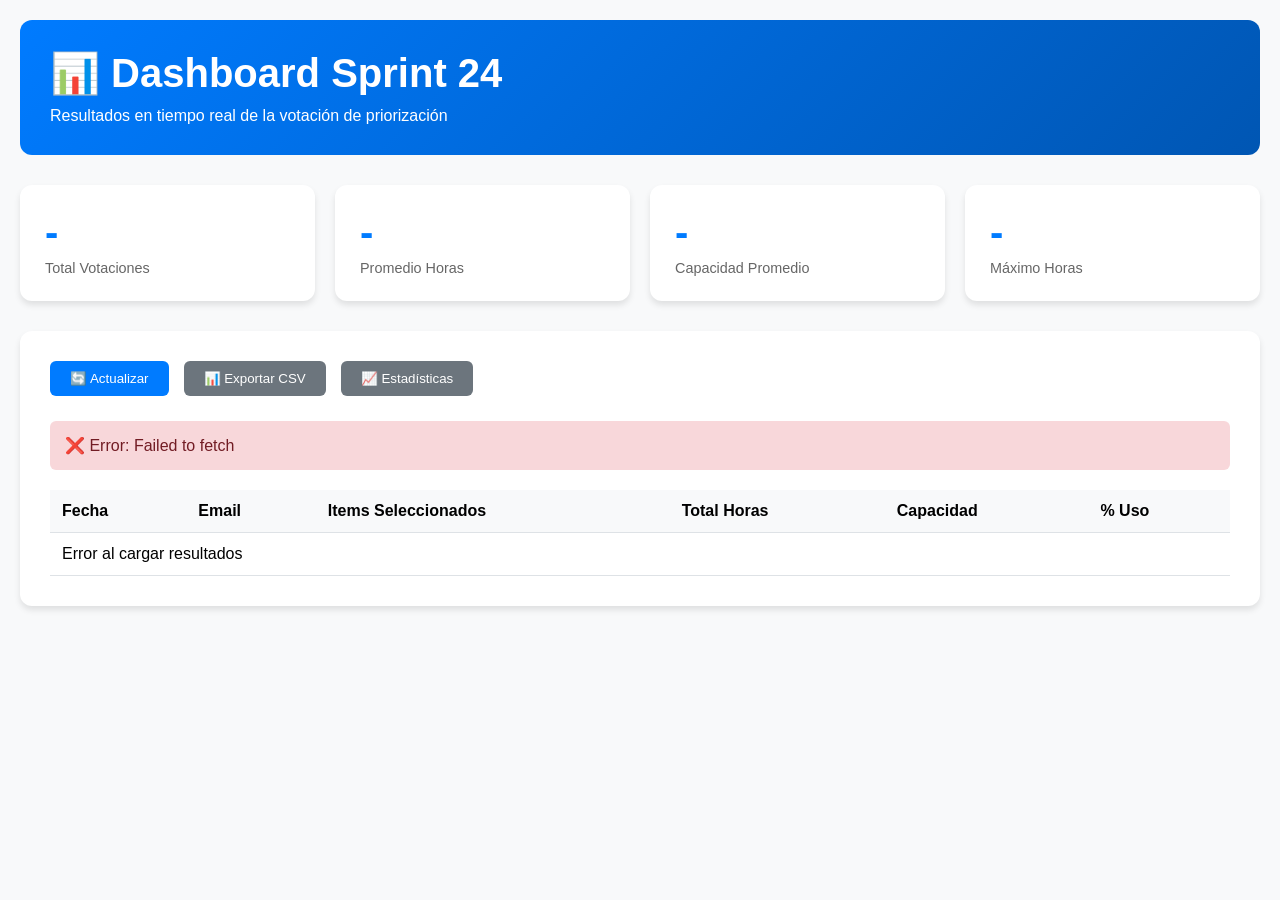
<file: results-dashboard.html>
<!DOCTYPE html>
<html lang="es">
<head>
    <meta charset="UTF-8">
    <meta name="viewport" content="width=device-width, initial-scale=1.0">
    <title>Dashboard - Resultados Sprint 24</title>
    <style>
        * { margin: 0; padding: 0; box-sizing: border-box; }
        body { font-family: 'Inter', Arial, sans-serif; background: #f8f9fa; }
        .container { max-width: 1400px; margin: 0 auto; padding: 20px; }
        .header { background: linear-gradient(135deg, #007bff, #0056b3); color: white; padding: 30px; border-radius: 12px; margin-bottom: 30px; }
        .header h1 { font-size: 2.5rem; margin-bottom: 10px; }
        .stats-grid { display: grid; grid-template-columns: repeat(auto-fit, minmax(250px, 1fr)); gap: 20px; margin-bottom: 30px; }
        .stat-card { background: white; padding: 25px; border-radius: 12px; box-shadow: 0 4px 6px rgba(0,0,0,0.1); }
        .stat-number { font-size: 2.5rem; font-weight: bold; color: #007bff; margin-bottom: 5px; }
        .stat-label { color: #666; font-size: 0.9rem; }
        .results-section { background: white; border-radius: 12px; padding: 30px; box-shadow: 0 4px 6px rgba(0,0,0,0.1); }
        .controls { display: flex; gap: 15px; margin-bottom: 25px; align-items: center; }
        .btn { padding: 10px 20px; border: none; border-radius: 6px; cursor: pointer; font-weight: 500; }
        .btn-primary { background: #007bff; color: white; }
        .btn-secondary { background: #6c757d; color: white; }
        .btn:hover { opacity: 0.9; }
        .table-container { overflow-x: auto; }
        .results-table { width: 100%; border-collapse: collapse; }
        .results-table th, .results-table td { padding: 12px; text-align: left; border-bottom: 1px solid #dee2e6; }
        .results-table th { background: #f8f9fa; font-weight: 600; }
        .capacity-bar { width: 100px; height: 20px; background: #e9ecef; border-radius: 10px; overflow: hidden; }
        .capacity-fill { height: 100%; transition: width 0.3s ease; }
        .loading { text-align: center; padding: 40px; color: #666; }
        .error { background: #f8d7da; color: #721c24; padding: 15px; border-radius: 6px; margin: 20px 0; }
        .success { background: #d4edda; color: #155724; padding: 15px; border-radius: 6px; margin: 20px 0; }
    </style>
</head>
<body>
    <div class="container">
        <div class="header">
            <h1>📊 Dashboard Sprint 24</h1>
            <p>Resultados en tiempo real de la votación de priorización</p>
        </div>

        <div class="stats-grid" id="statsGrid">
            <div class="stat-card">
                <div class="stat-number" id="totalSubmissions">-</div>
                <div class="stat-label">Total Votaciones</div>
            </div>
            <div class="stat-card">
                <div class="stat-number" id="avgHours">-</div>
                <div class="stat-label">Promedio Horas</div>
            </div>
            <div class="stat-card">
                <div class="stat-number" id="avgCapacity">-</div>
                <div class="stat-label">Capacidad Promedio</div>
            </div>
            <div class="stat-card">
                <div class="stat-number" id="maxHours">-</div>
                <div class="stat-label">Máximo Horas</div>
            </div>
        </div>

        <div class="results-section">
            <div class="controls">
                <button class="btn btn-primary" onclick="loadResults()">🔄 Actualizar</button>
                <button class="btn btn-secondary" onclick="exportCSV()">📊 Exportar CSV</button>
                <button class="btn btn-secondary" onclick="loadStats()">📈 Estadísticas</button>
            </div>

            <div id="status"></div>

            <div class="table-container">
                <table class="results-table">
                    <thead>
                        <tr>
                            <th>Fecha</th>
                            <th>Email</th>
                            <th>Items Seleccionados</th>
                            <th>Total Horas</th>
                            <th>Capacidad</th>
                            <th>% Uso</th>
                        </tr>
                    </thead>
                    <tbody id="resultsBody">
                        <tr>
                            <td colspan="6" class="loading">Cargando resultados...</td>
                        </tr>
                    </tbody>
                </table>
            </div>
        </div>
    </div>

    <script>
        // API Configuration
        const API_BASE_URL = 'https://dubo90gxce.execute-api.us-east-1.amazonaws.com/prod';
        
        // Load results on page load
        document.addEventListener('DOMContentLoaded', function() {
            loadResults();
            loadStats();
            
            // Auto-refresh every 30 seconds
            setInterval(loadResults, 30000);
        });

        async function loadResults() {
            try {
                showStatus('Cargando resultados...', 'info');
                
                const response = await fetch(`${API_BASE_URL}/query?type=results`);
                const data = await response.json();
                
                if (data.success) {
                    displayResults(data.data);
                    showStatus(`✅ ${data.count} resultados cargados`, 'success');
                } else {
                    throw new Error(data.error || 'Error desconocido');
                }
                
            } catch (error) {
                console.error('Error loading results:', error);
                showStatus(`❌ Error: ${error.message}`, 'error');
                document.getElementById('resultsBody').innerHTML = 
                    '<tr><td colspan="6">Error al cargar resultados</td></tr>';
            }
        }

        async function loadStats() {
            try {
                const response = await fetch(`${API_BASE_URL}/query?type=stats`);
                const data = await response.json();
                
                if (data.success) {
                    displayStats(data.stats);
                }
                
            } catch (error) {
                console.error('Error loading stats:', error);
            }
        }

        function displayResults(results) {
            const tbody = document.getElementById('resultsBody');
            
            if (!results || results.length === 0) {
                tbody.innerHTML = '<tr><td colspan="6">No hay resultados disponibles</td></tr>';
                return;
            }
            
            tbody.innerHTML = results.map(result => {
                const date = new Date(result.submission_date).toLocaleDateString('es-ES', {
                    year: 'numeric',
                    month: 'short',
                    day: 'numeric',
                    hour: '2-digit',
                    minute: '2-digit'
                });
                
                const capacityColor = getCapacityColor(result.capacity_percentage);
                
                return `
                    <tr>
                        <td>${date}</td>
                        <td>${result.email}</td>
                        <td title="${result.selected_items_list}">
                            ${result.items_selected} items
                        </td>
                        <td>${result.total_hours}h</td>
                        <td>
                            <div class="capacity-bar">
                                <div class="capacity-fill" 
                                     style="width: ${Math.min(result.capacity_percentage, 100)}%; background: ${capacityColor}">
                                </div>
                            </div>
                        </td>
                        <td>${result.capacity_percentage.toFixed(1)}%</td>
                    </tr>
                `;
            }).join('');
        }

        function displayStats(stats) {
            document.getElementById('totalSubmissions').textContent = stats.total_submissions || 0;
            document.getElementById('avgHours').textContent = Math.round(stats.avg_hours || 0) + 'h';
            document.getElementById('avgCapacity').textContent = Math.round(stats.avg_capacity || 0) + '%';
            document.getElementById('maxHours').textContent = (stats.max_hours || 0) + 'h';
        }

        function getCapacityColor(percentage) {
            if (percentage > 100) return '#dc3545';
            if (percentage > 80) return '#fd7e14';
            if (percentage > 50) return '#ffc107';
            return '#007bff';
        }

        function showStatus(message, type) {
            const statusDiv = document.getElementById('status');
            statusDiv.innerHTML = `<div class="${type}">${message}</div>`;
            
            if (type === 'success') {
                setTimeout(() => {
                    statusDiv.innerHTML = '';
                }, 3000);
            }
        }

        function exportCSV() {
            const table = document.querySelector('.results-table');
            const rows = Array.from(table.querySelectorAll('tr'));
            
            const csv = rows.map(row => {
                const cells = Array.from(row.querySelectorAll('th, td'));
                return cells.map(cell => `"${cell.textContent.trim()}"`).join(',');
            }).join('\n');
            
            const blob = new Blob([csv], { type: 'text/csv' });
            const url = window.URL.createObjectURL(blob);
            const a = document.createElement('a');
            a.href = url;
            a.download = `sprint24-results-${new Date().toISOString().split('T')[0]}.csv`;
            a.click();
            window.URL.revokeObjectURL(url);
        }
    </script>
</body>
</html>
</file>
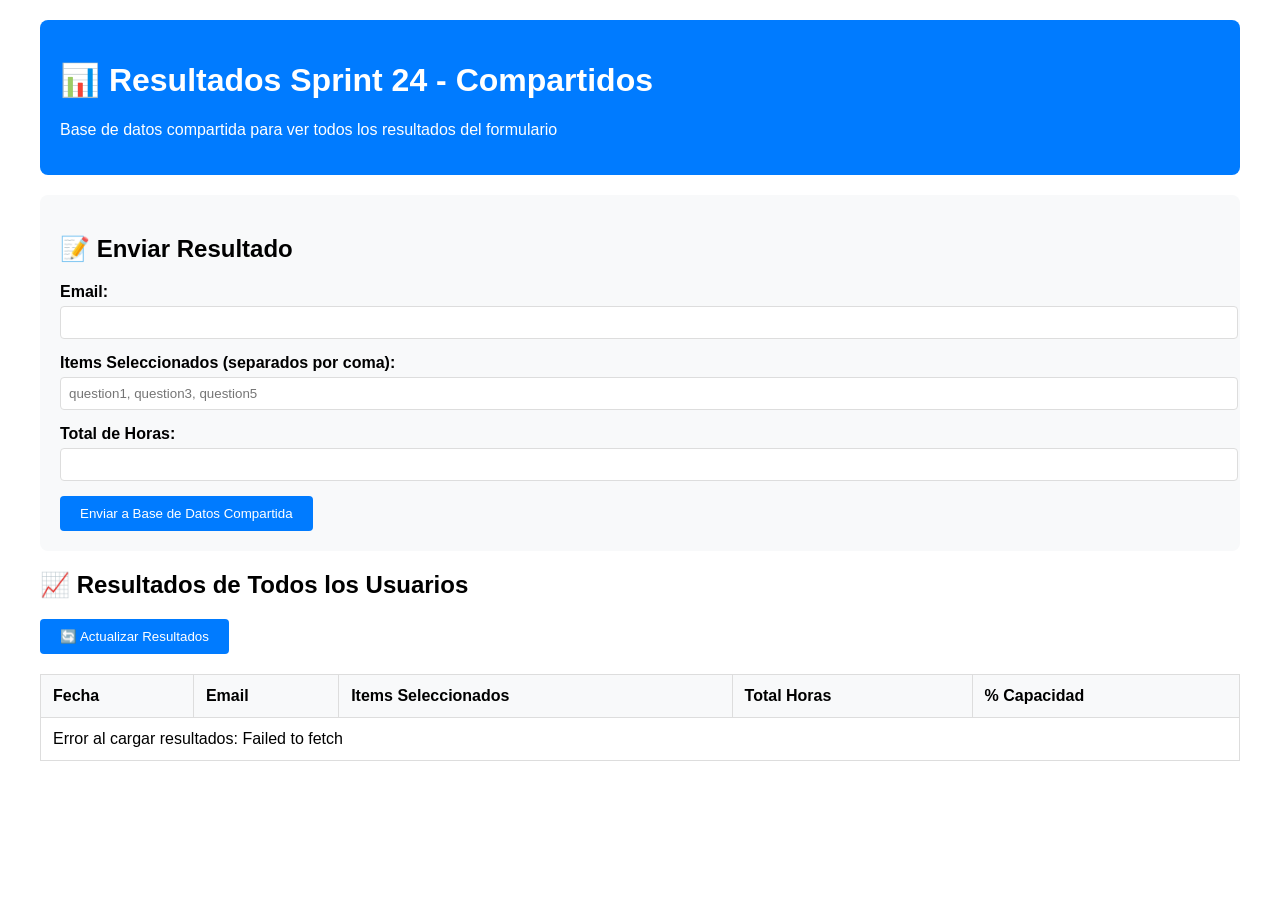
<file: shared-results.html>
<!DOCTYPE html>
<html lang="es">
<head>
    <meta charset="UTF-8">
    <meta name="viewport" content="width=device-width, initial-scale=1.0">
    <title>Resultados Compartidos - Sprint 24</title>
    <style>
        body { font-family: Arial, sans-serif; margin: 20px; }
        .container { max-width: 1200px; margin: 0 auto; }
        .header { background: #007bff; color: white; padding: 20px; border-radius: 8px; margin-bottom: 20px; }
        .results-table { width: 100%; border-collapse: collapse; margin: 20px 0; }
        .results-table th, .results-table td { border: 1px solid #ddd; padding: 12px; text-align: left; }
        .results-table th { background: #f8f9fa; font-weight: bold; }
        .submit-section { background: #f8f9fa; padding: 20px; border-radius: 8px; margin: 20px 0; }
        .form-group { margin: 15px 0; }
        .form-group label { display: block; margin-bottom: 5px; font-weight: bold; }
        .form-group input, .form-group select { width: 100%; padding: 8px; border: 1px solid #ddd; border-radius: 4px; }
        .btn { background: #007bff; color: white; padding: 10px 20px; border: none; border-radius: 4px; cursor: pointer; }
        .btn:hover { background: #0056b3; }
        .status { padding: 10px; margin: 10px 0; border-radius: 4px; }
        .success { background: #d4edda; color: #155724; border: 1px solid #c3e6cb; }
        .error { background: #f8d7da; color: #721c24; border: 1px solid #f5c6cb; }
    </style>
</head>
<body>
    <div class="container">
        <div class="header">
            <h1>📊 Resultados Sprint 24 - Compartidos</h1>
            <p>Base de datos compartida para ver todos los resultados del formulario</p>
        </div>

        <!-- Sección para enviar datos -->
        <div class="submit-section">
            <h2>📝 Enviar Resultado</h2>
            <form id="submitForm">
                <div class="form-group">
                    <label for="email">Email:</label>
                    <input type="email" id="email" required>
                </div>
                <div class="form-group">
                    <label for="selectedItems">Items Seleccionados (separados por coma):</label>
                    <input type="text" id="selectedItems" placeholder="question1, question3, question5" required>
                </div>
                <div class="form-group">
                    <label for="totalHours">Total de Horas:</label>
                    <input type="number" id="totalHours" required>
                </div>
                <button type="submit" class="btn">Enviar a Base de Datos Compartida</button>
            </form>
            <div id="status"></div>
        </div>

        <!-- Sección para ver resultados -->
        <div>
            <h2>📈 Resultados de Todos los Usuarios</h2>
            <button onclick="loadResults()" class="btn">🔄 Actualizar Resultados</button>
            
            <table class="results-table" id="resultsTable">
                <thead>
                    <tr>
                        <th>Fecha</th>
                        <th>Email</th>
                        <th>Items Seleccionados</th>
                        <th>Total Horas</th>
                        <th>% Capacidad</th>
                    </tr>
                </thead>
                <tbody id="resultsBody">
                    <tr>
                        <td colspan="5">Cargando resultados...</td>
                    </tr>
                </tbody>
            </table>
        </div>
    </div>

    <script>
        // URL de Google Apps Script (necesitas crear uno)
        const SCRIPT_URL = 'https://script.google.com/macros/s/YOUR_SCRIPT_ID/exec';
        
        // Función para enviar datos
        document.getElementById('submitForm').addEventListener('submit', async function(e) {
            e.preventDefault();
            
            const data = {
                action: 'submit',
                email: document.getElementById('email').value,
                selectedItems: document.getElementById('selectedItems').value,
                totalHours: parseInt(document.getElementById('totalHours').value),
                timestamp: new Date().toISOString(),
                capacityPercentage: Math.round((parseInt(document.getElementById('totalHours').value) / 260) * 100)
            };
            
            try {
                showStatus('Enviando datos...', 'info');
                
                // Enviar a Google Sheets
                const response = await fetch(SCRIPT_URL, {
                    method: 'POST',
                    mode: 'no-cors',
                    headers: {
                        'Content-Type': 'application/json',
                    },
                    body: JSON.stringify(data)
                });
                
                showStatus('✅ Datos enviados correctamente', 'success');
                document.getElementById('submitForm').reset();
                
                // Actualizar resultados
                setTimeout(loadResults, 2000);
                
            } catch (error) {
                showStatus('❌ Error al enviar datos: ' + error.message, 'error');
            }
        });
        
        // Función para cargar resultados
        async function loadResults() {
            try {
                const response = await fetch(SCRIPT_URL + '?action=get');
                const data = await response.json();
                
                const tbody = document.getElementById('resultsBody');
                tbody.innerHTML = '';
                
                if (data && data.length > 0) {
                    data.forEach(row => {
                        const tr = document.createElement('tr');
                        tr.innerHTML = `
                            <td>${new Date(row.timestamp).toLocaleDateString()}</td>
                            <td>${row.email}</td>
                            <td>${row.selectedItems}</td>
                            <td>${row.totalHours}h</td>
                            <td>${row.capacityPercentage}%</td>
                        `;
                        tbody.appendChild(tr);
                    });
                } else {
                    tbody.innerHTML = '<tr><td colspan="5">No hay resultados disponibles</td></tr>';
                }
                
            } catch (error) {
                document.getElementById('resultsBody').innerHTML = 
                    '<tr><td colspan="5">Error al cargar resultados: ' + error.message + '</td></tr>';
            }
        }
        
        // Función para mostrar estado
        function showStatus(message, type) {
            const statusDiv = document.getElementById('status');
            statusDiv.innerHTML = `<div class="status ${type}">${message}</div>`;
            
            if (type === 'success') {
                setTimeout(() => {
                    statusDiv.innerHTML = '';
                }, 3000);
            }
        }
        
        // Cargar resultados al inicio
        loadResults();
        
        // Auto-refresh cada 30 segundos
        setInterval(loadResults, 30000);
    </script>
</body>
</html>
</file>
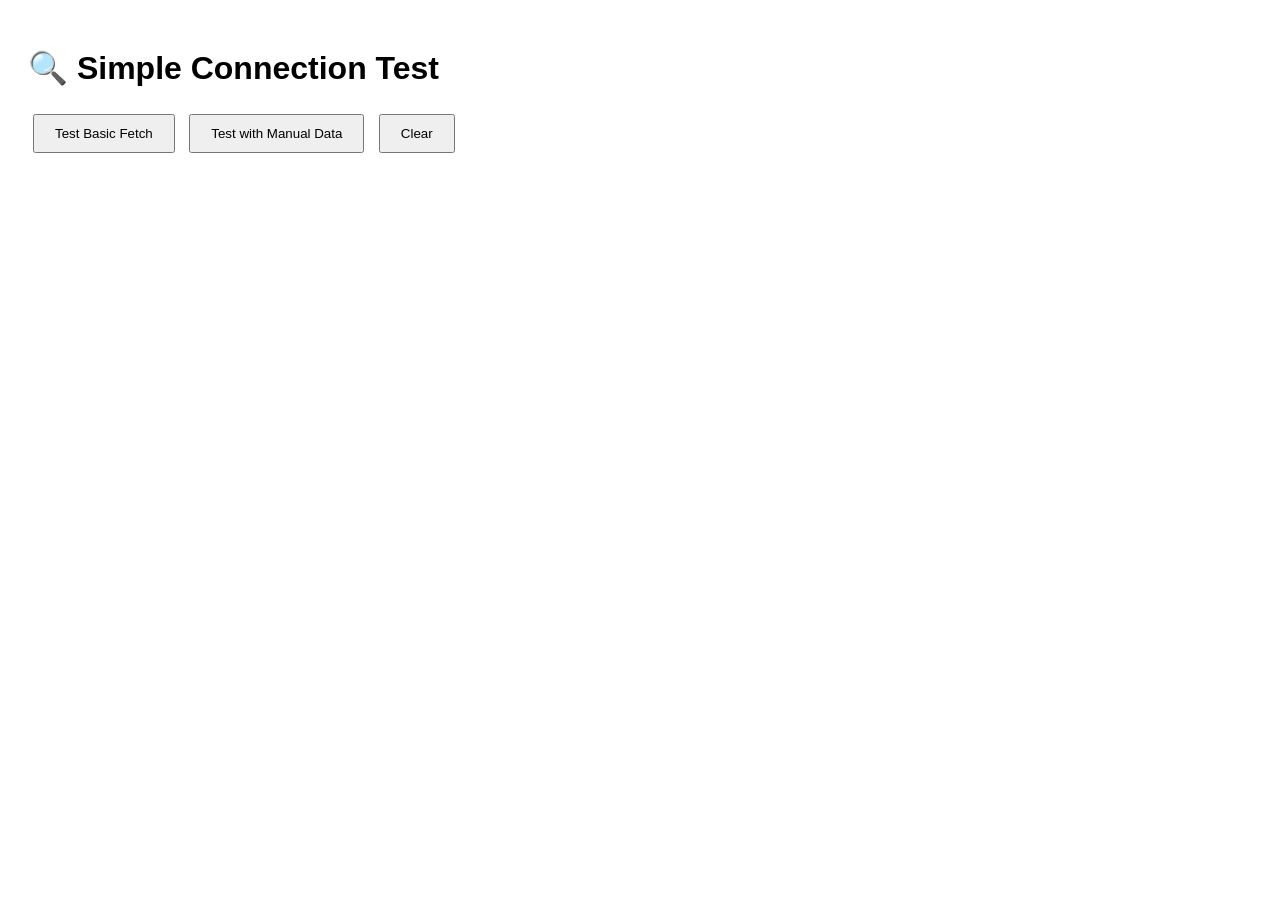
<file: simple-connection-test.html>
<!DOCTYPE html>
<html lang="en">
<head>
    <meta charset="UTF-8">
    <meta name="viewport" content="width=device-width, initial-scale=1.0">
    <title>Simple Connection Test</title>
    <style>
        body { font-family: Arial, sans-serif; padding: 20px; }
        .result { margin: 10px 0; padding: 10px; border-radius: 4px; }
        .success { background: #d4edda; color: #155724; }
        .error { background: #f8d7da; color: #721c24; }
        .info { background: #d1ecf1; color: #0c5460; }
        button { padding: 10px 20px; margin: 5px; }
    </style>
</head>
<body>
    <h1>🔍 Simple Connection Test</h1>
    
    <button onclick="testBasicFetch()">Test Basic Fetch</button>
    <button onclick="testWithCurl()">Test with Manual Data</button>
    <button onclick="clearResults()">Clear</button>
    
    <div id="results"></div>

    <script>
        function addResult(message, type = 'info') {
            const results = document.getElementById('results');
            const div = document.createElement('div');
            div.className = `result ${type}`;
            div.innerHTML = `[${new Date().toLocaleTimeString()}] ${message}`;
            results.appendChild(div);
        }

        function clearResults() {
            document.getElementById('results').innerHTML = '';
        }

        async function testBasicFetch() {
            addResult('🧪 Testing basic fetch to AWS API...', 'info');
            
            const url = 'https://dubo90gxce.execute-api.us-east-1.amazonaws.com/prod/submit';
            const testData = {
                email: 'simple-test@foundever.com',
                selectedItems: [{ id: 'test', title: 'Simple Test', estimatedHours: 1 }],
                totalHours: 1,
                submissionDate: new Date().toISOString(),
                sprintNumber: 23
            };

            try {
                addResult(`📡 URL: ${url}`, 'info');
                addResult(`📤 Data: ${JSON.stringify(testData, null, 2)}`, 'info');
                
                const response = await fetch(url, {
                    method: 'POST',
                    headers: {
                        'Content-Type': 'application/json',
                        'Accept': 'application/json'
                    },
                    body: JSON.stringify(testData)
                });

                addResult(`📊 Status: ${response.status} ${response.statusText}`, 'info');
                addResult(`📋 Headers: ${JSON.stringify(Object.fromEntries(response.headers.entries()), null, 2)}`, 'info');

                if (!response.ok) {
                    const errorText = await response.text();
                    addResult(`❌ Error Response: ${errorText}`, 'error');
                    return;
                }

                const result = await response.json();
                addResult(`✅ Success: ${JSON.stringify(result, null, 2)}`, 'success');

            } catch (error) {
                addResult(`❌ Fetch Error: ${error.message}`, 'error');
                addResult(`🔍 Error Type: ${error.name}`, 'error');
                addResult(`📚 Stack: ${error.stack}`, 'error');
                console.error('Full error:', error);
            }
        }

        async function testWithCurl() {
            addResult('📋 Manual test data (copy this to terminal):', 'info');
            addResult(`curl -X POST https://dubo90gxce.execute-api.us-east-1.amazonaws.com/prod/submit \\
  -H "Content-Type: application/json" \\
  -d '{
    "email": "manual-test@foundever.com",
    "selectedItems": [{"id": "test", "title": "Manual Test", "estimatedHours": 1}],
    "totalHours": 1,
    "submissionDate": "${new Date().toISOString()}",
    "sprintNumber": 23
  }'`, 'info');
        }
    </script>
</body>
</html>
</file>
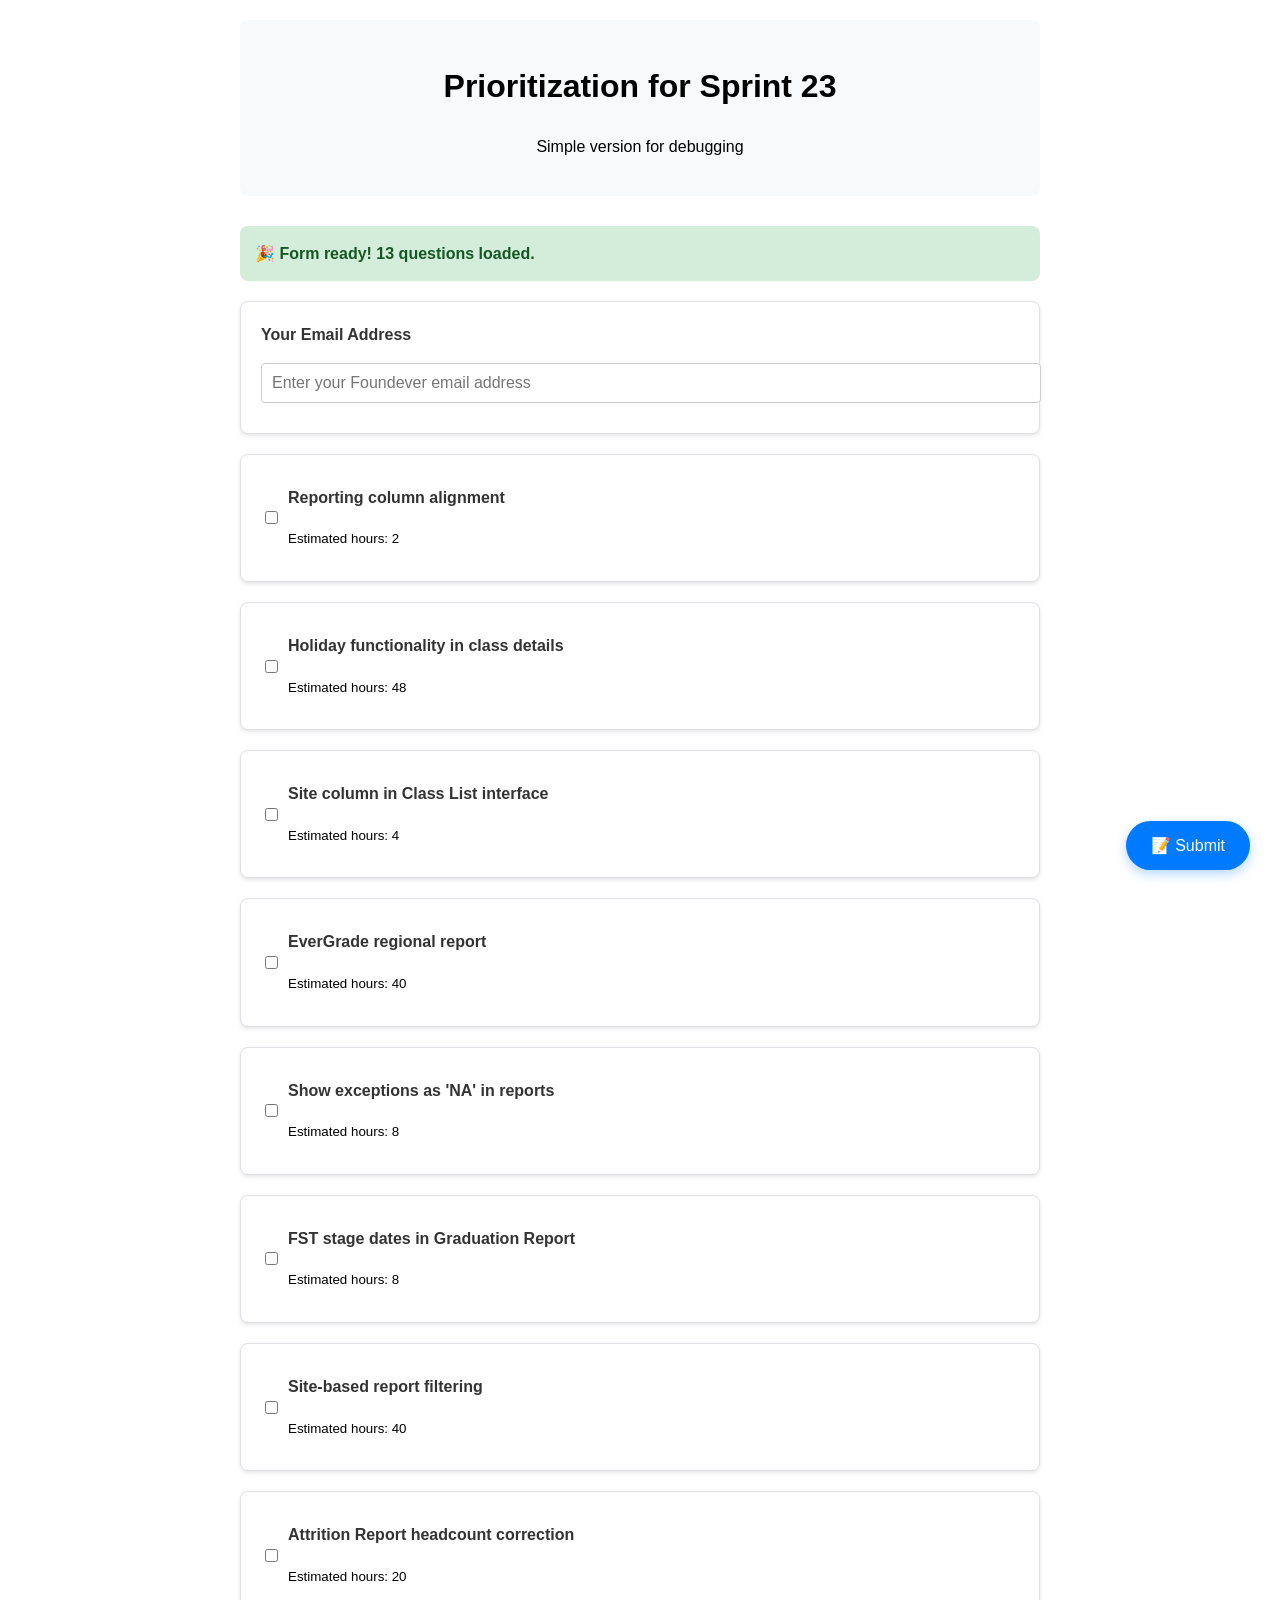
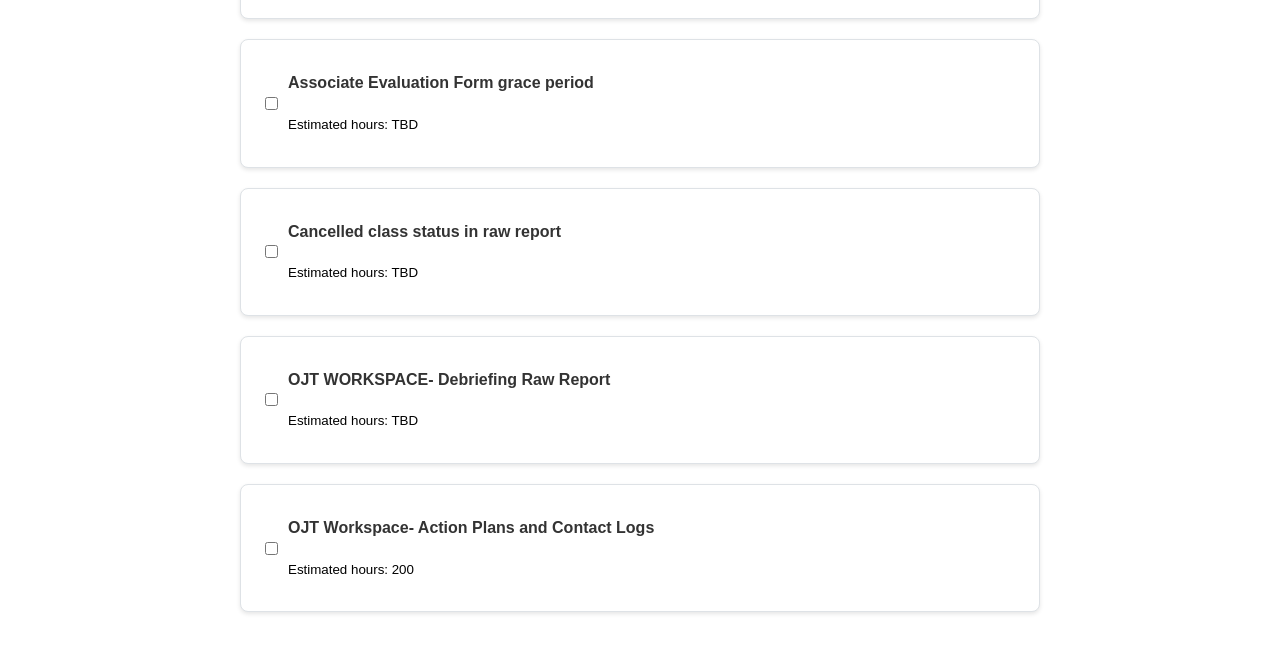
<file: simple-main-form.html>
<!DOCTYPE html>
<html lang="en">
<head>
    <meta charset="UTF-8">
    <meta name="viewport" content="width=device-width, initial-scale=1.0">
    <title>Simple Main Form - Sprint 23</title>
    <style>
        body {
            font-family: Arial, sans-serif;
            max-width: 800px;
            margin: 0 auto;
            padding: 20px;
            line-height: 1.6;
        }
        .form-header {
            text-align: center;
            margin-bottom: 30px;
            padding: 20px;
            background: #f8f9fa;
            border-radius: 8px;
        }
        .question-card {
            background: white;
            border: 1px solid #dee2e6;
            border-radius: 8px;
            padding: 20px;
            margin: 20px 0;
            box-shadow: 0 2px 4px rgba(0,0,0,0.1);
        }
        .question-title {
            font-weight: 600;
            margin-bottom: 15px;
            color: #333;
        }
        .input-group {
            margin: 10px 0;
        }
        .text-input {
            width: 100%;
            padding: 10px;
            border: 1px solid #ccc;
            border-radius: 4px;
            font-size: 16px;
        }
        .checkbox-group {
            display: flex;
            align-items: center;
            margin: 10px 0;
        }
        .checkbox-group input {
            margin-right: 10px;
        }
        .floating-submit-btn {
            position: fixed;
            bottom: 30px;
            right: 30px;
            background: #007bff;
            color: white;
            border: none;
            border-radius: 50px;
            padding: 15px 25px;
            font-size: 16px;
            cursor: pointer;
            box-shadow: 0 4px 12px rgba(0,123,255,0.3);
        }
        .floating-submit-btn:hover {
            background: #0056b3;
        }
        .status {
            margin: 20px 0;
            padding: 15px;
            border-radius: 8px;
            font-weight: bold;
        }
        .success { background: #d4edda; color: #155724; }
        .error { background: #f8d7da; color: #721c24; }
        .info { background: #d1ecf1; color: #0c5460; }
    </style>
</head>
<body>
    <div class="form-header">
        <h1>Prioritization for Sprint 23</h1>
        <p>Simple version for debugging</p>
    </div>
    
    <div id="status" class="status info">🔄 Loading questions...</div>
    
    <form id="survey-form">
        <div id="questions-container">
            <!-- Questions will be loaded here -->
        </div>
    </form>
    
    <button type="submit" form="survey-form" class="floating-submit-btn" id="floating-submit">
        📝 Submit
    </button>

    <script src="config.js"></script>
    <script src="src/scripts/aws-integration.js"></script>
    
    <script>
        function updateStatus(message, type = 'info') {
            const status = document.getElementById('status');
            status.textContent = message;
            status.className = `status ${type}`;
        }

        async function loadQuestionsSimple() {
            try {
                updateStatus('📡 Fetching questions.json...', 'info');
                
                const response = await fetch('src/data/questions.json');
                if (!response.ok) {
                    throw new Error(`HTTP ${response.status}: ${response.statusText}`);
                }
                
                const data = await response.json();
                updateStatus(`✅ Loaded ${data.questions.length} questions`, 'success');
                
                const container = document.getElementById('questions-container');
                container.innerHTML = ''; // Clear loading message
                
                data.questions.forEach((question, index) => {
                    const questionDiv = document.createElement('div');
                    questionDiv.className = 'question-card';
                    
                    if (question.type === 'email') {
                        questionDiv.innerHTML = `
                            <div class="question-title">${question.title}</div>
                            <div class="input-group">
                                <input type="email" id="${question.id}" name="${question.id}" 
                                       class="text-input" placeholder="${question.placeholder}" 
                                       ${question.required ? 'required' : ''}>
                            </div>
                        `;
                    } else if (question.type === 'checkbox') {
                        questionDiv.innerHTML = `
                            <div class="checkbox-group">
                                <input type="checkbox" id="${question.id}" name="${question.id}">
                                <label for="${question.id}">
                                    <div class="question-title">${question.title}</div>
                                    <small>Estimated hours: ${question.estimatedHours || 'TBD'}</small>
                                </label>
                            </div>
                        `;
                    }
                    
                    container.appendChild(questionDiv);
                });
                
                // Add form submission handler
                document.getElementById('survey-form').addEventListener('submit', handleSubmit);
                updateStatus(`🎉 Form ready! ${data.questions.length} questions loaded.`, 'success');
                
            } catch (error) {
                console.error('Error loading questions:', error);
                updateStatus(`❌ Error: ${error.message}`, 'error');
            }
        }

        async function handleSubmit(e) {
            e.preventDefault();
            updateStatus('🔄 Submitting form...', 'info');
            
            try {
                const formData = new FormData(e.target);
                
                // Load questions for data preparation
                const questionsResponse = await fetch('src/data/questions.json');
                const questionsData = await questionsResponse.json();
                
                // Use AWSIntegration to prepare and submit data
                const awsData = window.AWSIntegration.prepareFormDataForAWS(formData, questionsData.questions);
                const response = await window.AWSIntegration.submitToAWS(awsData);
                
                updateStatus(`✅ Success! Record ID: ${response.id}`, 'success');
                
            } catch (error) {
                console.error('Submission error:', error);
                updateStatus(`❌ Submission failed: ${error.message}`, 'error');
            }
        }

        // Load questions when page loads
        document.addEventListener('DOMContentLoaded', loadQuestionsSimple);
    </script>
</body>
</html>
</file>
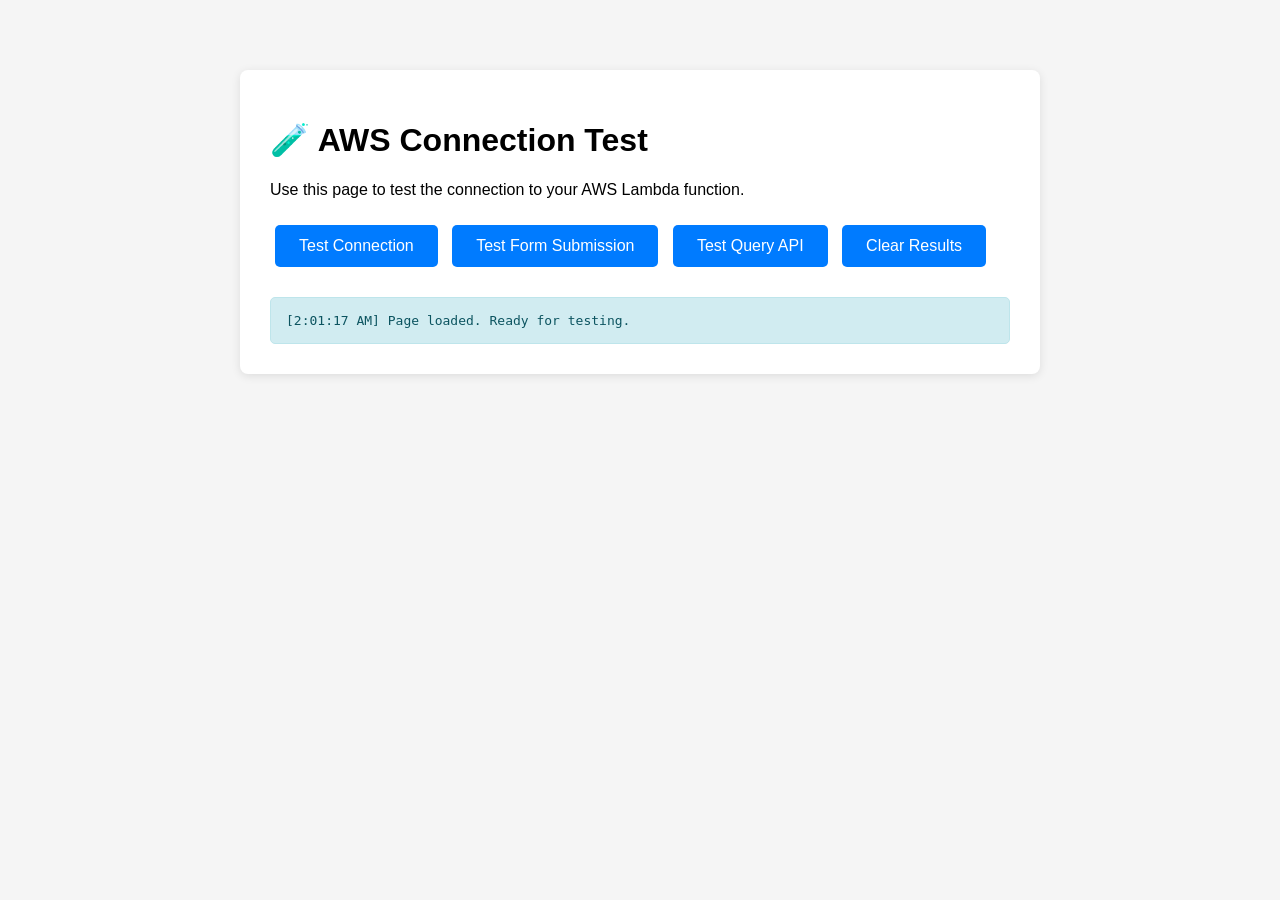
<file: test-aws-connection.html>
<!DOCTYPE html>
<html lang="en">
<head>
    <meta charset="UTF-8">
    <meta name="viewport" content="width=device-width, initial-scale=1.0">
    <title>Test AWS Connection - Sprint Prioritization</title>
    <style>
        body {
            font-family: Arial, sans-serif;
            max-width: 800px;
            margin: 50px auto;
            padding: 20px;
            background: #f5f5f5;
        }
        .test-container {
            background: white;
            padding: 30px;
            border-radius: 8px;
            box-shadow: 0 2px 10px rgba(0,0,0,0.1);
        }
        button {
            background: #007bff;
            color: white;
            border: none;
            padding: 12px 24px;
            border-radius: 5px;
            cursor: pointer;
            margin: 10px 5px;
            font-size: 16px;
        }
        button:hover {
            background: #0056b3;
        }
        button:disabled {
            background: #ccc;
            cursor: not-allowed;
        }
        .result {
            margin-top: 20px;
            padding: 15px;
            border-radius: 5px;
            font-family: monospace;
            white-space: pre-wrap;
        }
        .success {
            background: #d4edda;
            border: 1px solid #c3e6cb;
            color: #155724;
        }
        .error {
            background: #f8d7da;
            border: 1px solid #f5c6cb;
            color: #721c24;
        }
        .info {
            background: #d1ecf1;
            border: 1px solid #bee5eb;
            color: #0c5460;
        }
    </style>
</head>
<body>
    <div class="test-container">
        <h1>🧪 AWS Connection Test</h1>
        <p>Use this page to test the connection to your AWS Lambda function.</p>
        
        <div class="test-buttons">
            <button onclick="testConnection()">Test Connection</button>
            <button onclick="testSubmission()">Test Form Submission</button>
            <button onclick="testQuery()">Test Query API</button>
            <button onclick="clearResults()">Clear Results</button>
        </div>
        
        <div id="results"></div>
    </div>

    <script src="config.js"></script>
    <script src="src/scripts/aws-integration.js"></script>
    <script>
        function addResult(message, type = 'info') {
            const results = document.getElementById('results');
            const div = document.createElement('div');
            div.className = `result ${type}`;
            div.textContent = `[${new Date().toLocaleTimeString()}] ${message}`;
            results.appendChild(div);
            results.scrollTop = results.scrollHeight;
        }

        async function testConnection() {
            addResult('Testing AWS connection...', 'info');
            
            try {
                // Verificar que AWSIntegration existe
                if (!window.AWSIntegration) {
                    addResult('❌ Error: AWSIntegration not loaded', 'error');
                    return;
                }
                
                addResult('✅ AWSIntegration loaded successfully', 'info');
                addResult(`API URL: ${window.AWSIntegration.AWS_CONFIG.API_BASE_URL}`, 'info');
                
                // Llamar al test
                const isConnected = await window.AWSIntegration.testAWSConnection();
                
                if (isConnected) {
                    addResult('✅ AWS connection successful!', 'success');
                } else {
                    addResult('❌ AWS connection failed', 'error');
                }
            } catch (error) {
                addResult(`❌ Connection error: ${error.message}`, 'error');
                addResult(`Error stack: ${error.stack}`, 'error');
                console.error('Full error:', error);
            }
        }

        async function testSubmission() {
            addResult('Testing form submission...', 'info');
            
            const testData = {
                email: 'test@foundever.com',
                selectedItems: [
                    {
                        id: 'question1',
                        title: 'Test item 1',
                        estimatedHours: 24
                    },
                    {
                        id: 'question2',
                        title: 'Test item 2',
                        estimatedHours: 4
                    }
                ],
                totalHours: 28,
                submissionDate: new Date().toISOString(),
                sprintNumber: 23,
                summary: {
                    totalItems: 2,
                    itemsWithTBD: 0,
                    capacityUsed: 11,
                    remainingCapacity: 232,
                    isOverCapacity: false
                },
                metadata: {
                    userAgent: navigator.userAgent,
                    timestamp: new Date().toISOString(),
                    formVersion: '1.0.0'
                }
            };

            try {
                const response = await window.AWSIntegration.submitToAWS(testData);
                addResult(`✅ Submission successful! Response: ${JSON.stringify(response, null, 2)}`, 'success');
            } catch (error) {
                addResult(`❌ Submission failed: ${error.message}`, 'error');
            }
        }

        async function testQuery() {
            addResult('Testing query API...', 'info');
            
            try {
                const response = await window.AWSIntegration.queryFromAWS();
                addResult(`✅ Query successful! Response: ${JSON.stringify(response, null, 2)}`, 'success');
            } catch (error) {
                addResult(`❌ Query failed: ${error.message}`, 'error');
            }
        }

        function clearResults() {
            document.getElementById('results').innerHTML = '';
        }

        // Auto-test connection on page load
        window.addEventListener('load', () => {
            addResult('Page loaded. Ready for testing.', 'info');
            addResult(`API Base URL: ${window.AWSIntegration.AWS_CONFIG.API_BASE_URL}`, 'info');
        });
    </script>
</body>
</html>
</file>
<file: src/styles/style.css>
/* Sprint Prioritization Form - Main Styles */

* {
    margin: 0;
    padding: 0;
    box-sizing: border-box;
}

body {
    font-family: 'Inter', -apple-system, BlinkMacSystemFont, sans-serif;
    background: linear-gradient(135deg, #f5f7fa 0%, #c3cfe2 100%);
    min-height: 100vh;
    color: #333;
    line-height: 1.6;
}

.container {
    max-width: 900px;
    margin: 0 auto;
    padding: 20px;
}

.form-header {
    text-align: center;
    background: white;
    padding: 0.5rem;
    border-radius: 8px;
    box-shadow: 0 2px 8px rgba(0, 102, 204, 0.15);
    margin-bottom: 1rem;
    position: relative;
    overflow: hidden;
}

.form-header::before {
    content: '';
    position: absolute;
    top: 0;
    left: 0;
    right: 0;
    height: 2px;
    background: linear-gradient(90deg, var(--foundever-primary) 0%, var(--foundever-secondary) 100%);
}

.form-header h1 {
    font-size: 1.4rem;
    font-weight: 700;
    background: linear-gradient(135deg, var(--foundever-primary) 0%, var(--foundever-secondary) 100%);
    -webkit-background-clip: text;
    -webkit-text-fill-color: transparent;
    background-clip: text;
    margin-bottom: 0.1rem;
}

.form-header p {
    font-size: 0.8rem;
    color: #666;
    margin-bottom: 0.3rem;
}

.capacity-info {
    background: #f8f9fa;
    padding: 0.3rem;
    border-radius: 4px;
    margin-bottom: 0.3rem;
    border-left: 2px solid var(--foundever-primary);
    font-size: 0.75rem;
}

#questions-container {
    background: white;
    border-radius: 16px;
    box-shadow: 0 8px 32px rgba(0, 102, 204, 0.15);
    overflow: hidden;
}

.question-card {
    padding: 1.5rem;
    border-bottom: 1px solid #dee2e6;
    transition: background-color 0.3s ease;
}

.question-card:hover {
    background: #fafbfc;
}

.question-card:last-child {
    border-bottom: none;
}

.question-title {
    font-size: 1.1rem;
    font-weight: 600;
    color: #333;
    margin-bottom: 0.5rem;
}

.question-meta {
    font-size: 0.9rem;
    color: #666;
    margin-bottom: 1rem;
}

.hours-badge {
    display: inline-block;
    background: var(--foundever-primary);
    color: white;
    padding: 0.25rem 0.5rem;
    border-radius: 12px;
    font-size: 0.8rem;
    font-weight: 500;
}

.complexity-badge {
    display: inline-block;
    padding: 0.25rem 0.5rem;
    border-radius: 12px;
    font-size: 0.8rem;
    font-weight: 500;
    margin-left: 0.5rem;
}

.complexity-low { background: #d4edda; color: #155724; }
.complexity-medium { background: #fff3cd; color: #856404; }
.complexity-high { background: #f8d7da; color: #721c24; }

.input-group {
    margin: 1rem 0;
}

.text-input {
    width: 100%;
    padding: 0.75rem;
    border: 2px solid #dee2e6;
    border-radius: 8px;
    font-size: 1rem;
    transition: border-color 0.3s ease;
}

.text-input:focus {
    outline: none;
    border-color: var(--foundever-primary);
    box-shadow: 0 0 0 3px rgba(0, 102, 204, 0.1);
}

.checkbox-group {
    display: flex;
    align-items: flex-start;
    cursor: pointer;
    padding: 0.5rem;
    border-radius: 8px;
    transition: background-color 0.3s ease;
}

.checkbox-group:hover {
    background: #f8f9fa;
}

.checkbox-group input[type="checkbox"] {
    margin-right: 1rem;
    margin-top: 0.25rem;
    transform: scale(1.2);
}

.checkbox-content {
    flex: 1;
}

.floating-submit-btn {
    position: fixed;
    bottom: 30px;
    right: 30px;
    background: linear-gradient(135deg, var(--foundever-primary) 0%, var(--foundever-secondary) 100%);
    color: white;
    border: none;
    border-radius: 50px;
    padding: 1rem 1.5rem;
    font-size: 1rem;
    font-weight: 600;
    cursor: pointer;
    box-shadow: 0 8px 32px rgba(0, 102, 204, 0.3);
    transition: all 0.3s ease;
    z-index: 1000;
    display: flex;
    align-items: center;
    gap: 0.5rem;
}

.floating-submit-btn:hover {
    transform: translateY(-2px);
    box-shadow: 0 12px 40px rgba(0, 102, 204, 0.4);
}

.floating-submit-btn:disabled {
    background: #ccc;
    cursor: not-allowed;
    transform: none;
}

.btn-icon {
    font-size: 1.2rem;
}

.btn-text {
    font-weight: 600;
}

.progress-bar {
    background: #f8f9fa;
    height: 8px;
    border-radius: 4px;
    overflow: hidden;
    margin: 1rem 0;
}

.progress-fill {
    height: 100%;
    background: linear-gradient(90deg, var(--foundever-primary) 0%, var(--foundever-accent) 100%);
    width: 0%;
    transition: width 0.3s ease;
}

.capacity-summary {
    display: grid;
    grid-template-columns: repeat(3, 1fr);
    gap: 0.3rem;
    margin: 0.3rem 0;
    background: white;
    padding: 0.4rem;
    border-radius: 6px;
    box-shadow: 0 1px 4px rgba(0, 102, 204, 0.1);
}

.capacity-item {
    text-align: center;
    padding: 0.3rem;
    background: #f8f9fa;
    border-radius: 4px;
}

.capacity-number {
    font-size: 1rem;
    font-weight: 700;
    color: var(--foundever-primary);
}

.capacity-label {
    font-size: 0.65rem;
    color: #666;
}

#result-message {
    margin: 2rem 0;
    padding: 1rem;
    border-radius: 8px;
    text-align: center;
    font-weight: 500;
}

.success {
    background: #d4edda;
    color: #155724;
    border: 1px solid #c3e6cb;
}

.error {
    background: #f8d7da;
    color: #721c24;
    border: 1px solid #f5c6cb;
}

.info {
    background: #d1ecf1;
    color: #0c5460;
    border: 1px solid #bee5eb;
}

@media (max-width: 768px) {
    .container {
        padding: 10px;
    }
    
    .form-header h1 {
        font-size: 2rem;
    }
    
    .floating-submit-btn {
        bottom: 20px;
        right: 20px;
        padding: 0.75rem 1.25rem;
    }
    
    .capacity-summary {
        grid-template-columns: 1fr;
    }
}
</file>
<file: src/styles/foundever-theme.css>
/* Foundever Corporate Theme */

:root {
    --foundever-primary: #0066cc;
    --foundever-secondary: #004499;
    --foundever-accent: #00aaff;
    --foundever-light: #e8f4fd;
    --foundever-dark: #003366;
    
    --success-color: #28a745;
    --warning-color: #ffc107;
    --danger-color: #dc3545;
    --info-color: #17a2b8;
    
    --light-bg: #f8f9fa;
    --border-color: #dee2e6;
    --text-muted: #6c757d;
    
    --shadow-sm: 0 2px 4px rgba(0, 102, 204, 0.1);
    --shadow-md: 0 4px 16px rgba(0, 102, 204, 0.15);
    --shadow-lg: 0 8px 32px rgba(0, 102, 204, 0.2);
    
    --border-radius: 8px;
    --border-radius-lg: 16px;
    
    --transition: all 0.3s ease;
}

/* Foundever Brand Colors */
.foundever-primary { color: var(--foundever-primary); }
.foundever-secondary { color: var(--foundever-secondary); }
.foundever-accent { color: var(--foundever-accent); }

.bg-foundever-primary { background-color: var(--foundever-primary); }
.bg-foundever-secondary { background-color: var(--foundever-secondary); }
.bg-foundever-light { background-color: var(--foundever-light); }

/* Foundever Gradients */
.gradient-foundever {
    background: linear-gradient(135deg, var(--foundever-primary) 0%, var(--foundever-secondary) 100%);
}

.gradient-foundever-light {
    background: linear-gradient(135deg, var(--foundever-light) 0%, #ffffff 100%);
}

/* Foundever Buttons */
.btn-foundever {
    background: linear-gradient(135deg, var(--foundever-primary) 0%, var(--foundever-secondary) 100%);
    color: white;
    border: none;
    padding: 0.75rem 1.5rem;
    border-radius: var(--border-radius);
    font-weight: 600;
    cursor: pointer;
    transition: var(--transition);
    text-decoration: none;
    display: inline-block;
}

.btn-foundever:hover {
    transform: translateY(-2px);
    box-shadow: var(--shadow-lg);
}

.btn-foundever:active {
    transform: translateY(0);
}

.btn-foundever:disabled {
    background: var(--text-muted);
    cursor: not-allowed;
    transform: none;
}

/* Foundever Cards */
.card-foundever {
    background: white;
    border-radius: var(--border-radius-lg);
    box-shadow: var(--shadow-md);
    overflow: hidden;
    transition: var(--transition);
}

.card-foundever:hover {
    transform: translateY(-2px);
    box-shadow: var(--shadow-lg);
}

.card-foundever-header {
    background: var(--foundever-light);
    padding: 1.5rem;
    border-bottom: 1px solid var(--border-color);
}

.card-foundever-body {
    padding: 1.5rem;
}

/* Foundever Form Elements */
.form-control-foundever {
    border: 2px solid var(--border-color);
    border-radius: var(--border-radius);
    padding: 0.75rem;
    font-size: 1rem;
    transition: var(--transition);
    width: 100%;
}

.form-control-foundever:focus {
    outline: none;
    border-color: var(--foundever-primary);
    box-shadow: 0 0 0 3px rgba(0, 102, 204, 0.1);
}

.form-control-foundever:invalid {
    border-color: var(--danger-color);
}

/* Foundever Badges */
.badge-foundever {
    background: var(--foundever-primary);
    color: white;
    padding: 0.25rem 0.5rem;
    border-radius: 12px;
    font-size: 0.8rem;
    font-weight: 500;
}

.badge-foundever-light {
    background: var(--foundever-light);
    color: var(--foundever-primary);
}

/* Foundever Alerts */
.alert-foundever {
    background: var(--foundever-light);
    color: var(--foundever-dark);
    border: 1px solid var(--foundever-primary);
    border-radius: var(--border-radius);
    padding: 1rem;
    margin: 1rem 0;
}

.alert-foundever-success {
    background: #d4edda;
    color: #155724;
    border-color: #c3e6cb;
}

.alert-foundever-warning {
    background: #fff3cd;
    color: #856404;
    border-color: #ffeaa7;
}

.alert-foundever-danger {
    background: #f8d7da;
    color: #721c24;
    border-color: #f5c6cb;
}

/* Foundever Progress */
.progress-foundever {
    background: var(--light-bg);
    height: 8px;
    border-radius: 4px;
    overflow: hidden;
}

.progress-foundever-bar {
    height: 100%;
    background: linear-gradient(90deg, var(--foundever-primary) 0%, var(--foundever-accent) 100%);
    transition: width 0.3s ease;
}

/* Foundever Typography */
.text-foundever-primary { color: var(--foundever-primary); }
.text-foundever-secondary { color: var(--foundever-secondary); }
.text-foundever-muted { color: var(--text-muted); }

.heading-foundever {
    background: linear-gradient(135deg, var(--foundever-primary) 0%, var(--foundever-secondary) 100%);
    -webkit-background-clip: text;
    -webkit-text-fill-color: transparent;
    background-clip: text;
    font-weight: 700;
}

/* Foundever Animations */
@keyframes foundever-pulse {
    0%, 100% { transform: scale(1); }
    50% { transform: scale(1.05); }
}

.foundever-pulse {
    animation: foundever-pulse 2s infinite;
}

@keyframes foundever-fade-in {
    from { opacity: 0; transform: translateY(20px); }
    to { opacity: 1; transform: translateY(0); }
}

.foundever-fade-in {
    animation: foundever-fade-in 0.5s ease-out;
}

/* Foundever Utilities */
.shadow-foundever-sm { box-shadow: var(--shadow-sm); }
.shadow-foundever-md { box-shadow: var(--shadow-md); }
.shadow-foundever-lg { box-shadow: var(--shadow-lg); }

.rounded-foundever { border-radius: var(--border-radius); }
.rounded-foundever-lg { border-radius: var(--border-radius-lg); }

.transition-foundever { transition: var(--transition); }

/* Foundever Layout */
.container-foundever {
    max-width: 1200px;
    margin: 0 auto;
    padding: 0 1rem;
}

.section-foundever {
    padding: 3rem 0;
}

.section-foundever-alt {
    background: var(--foundever-light);
}

/* Foundever Mobile Responsive */
@media (max-width: 768px) {
    .container-foundever {
        padding: 0 0.5rem;
    }
    
    .section-foundever {
        padding: 2rem 0;
    }
    
    .btn-foundever {
        padding: 0.5rem 1rem;
        font-size: 0.9rem;
    }
    
    .card-foundever-header,
    .card-foundever-body {
        padding: 1rem;
    }
}
</file>
